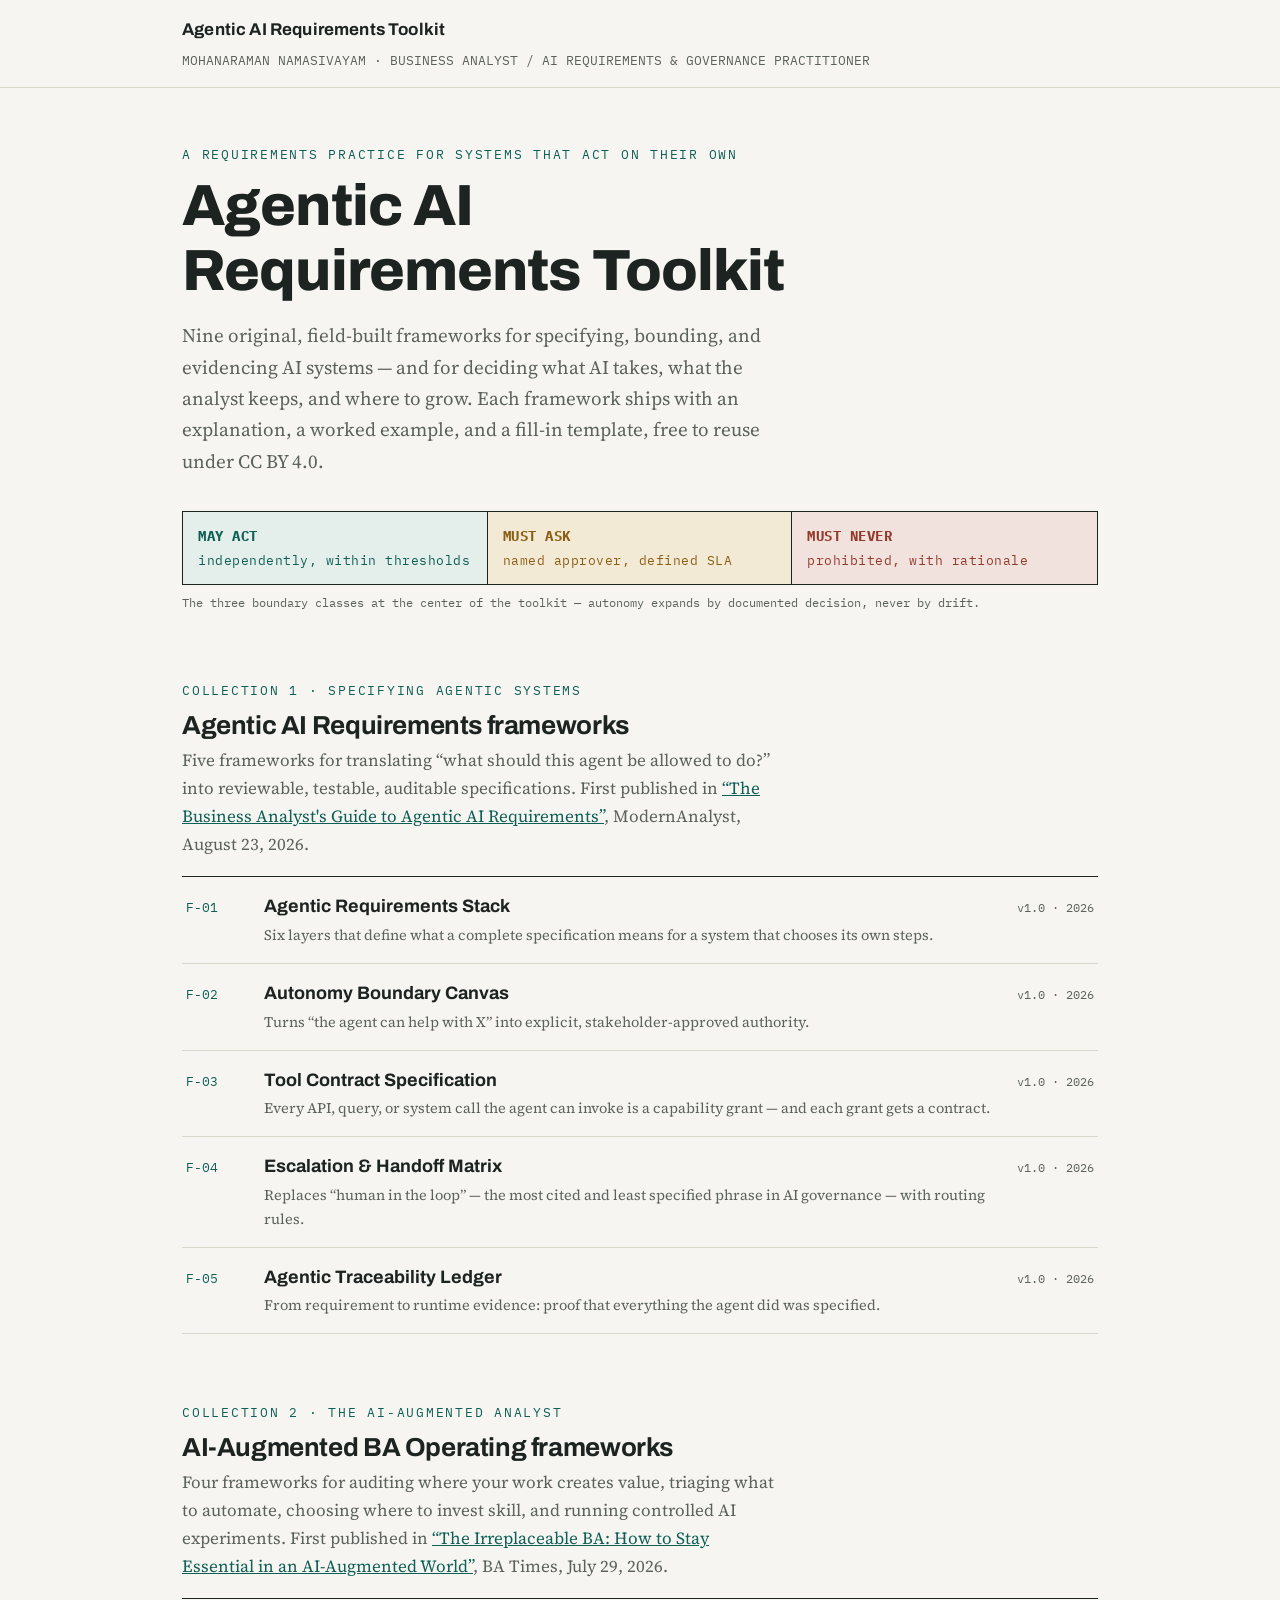
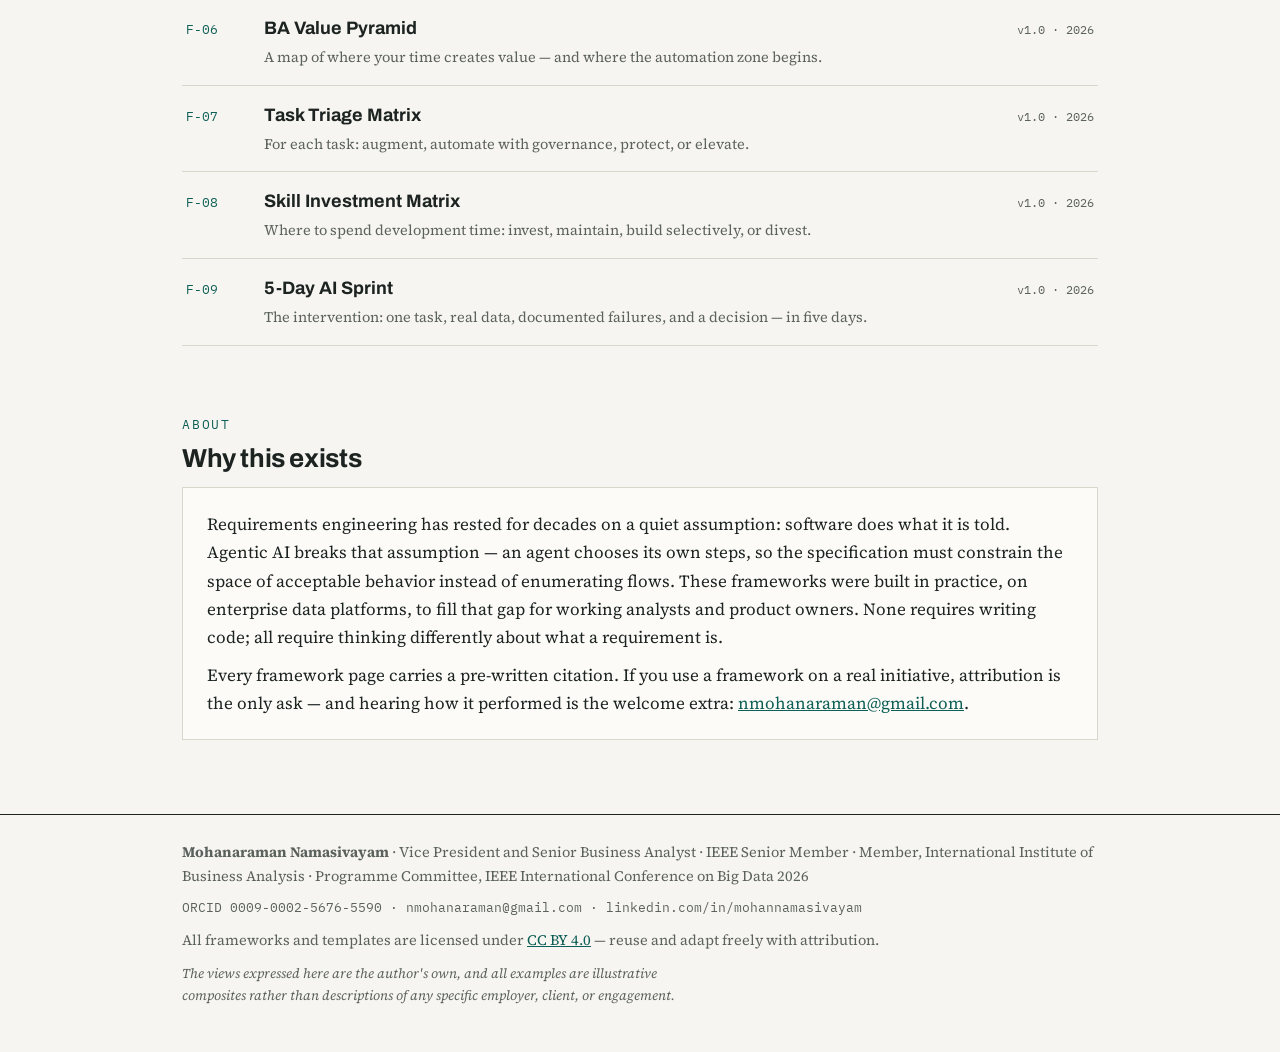
<file: index.html>
<!doctype html><html lang="en"><head><meta charset="utf-8">
<meta name="viewport" content="width=device-width,initial-scale=1">
<title>Agentic AI Requirements Toolkit — Mohanaraman Namasivayam</title>
<meta name="author" content="Mohanaraman Namasivayam">
<link rel="preconnect" href="https://fonts.googleapis.com"><link href="https://fonts.googleapis.com/css2?family=Archivo:wght@600;700;800&family=IBM+Plex+Mono:wght@400;600&family=Source+Serif+4:ital,wght@0,400;0,600;1,400&display=swap" rel="stylesheet"><link rel="stylesheet" href="style.css"></head><body>
<header class="mast"><div class="wrap">
<a href="index.html">Agentic AI Requirements Toolkit</a>
<span class="role">MOHANARAMAN NAMASIVAYAM &middot; BUSINESS ANALYST / AI REQUIREMENTS &amp; GOVERNANCE PRACTITIONER</span>
</div></header>

<div class="hero"><div class="wrap">
<p class="eyebrow">A requirements practice for systems that act on their own</p>
<h1>Agentic AI Requirements Toolkit</h1>
<p class="sub">Nine original, field-built frameworks for specifying, bounding, and evidencing
AI systems &mdash; and for deciding what AI takes, what the analyst keeps, and where to grow.
Each framework ships with an explanation, a worked example, and a fill-in template,
free to reuse under CC&nbsp;BY&nbsp;4.0.</p>
<div class="strip" role="img" aria-label="The three boundary classes: may act, must ask, must never">
<div class="s1"><b>MAY ACT</b>independently, within thresholds</div>
<div class="s2"><b>MUST ASK</b>named approver, defined SLA</div>
<div class="s3"><b>MUST NEVER</b>prohibited, with rationale</div>
</div>
<p class="capn">The three boundary classes at the center of the toolkit &mdash; autonomy expands by documented decision, never by drift.</p>
</div></div>

<section><div class="wrap">
<p class="eyebrow">Collection 1 &middot; Specifying agentic systems</p>
<h2>Agentic AI Requirements frameworks</h2>
<p class="collnote">Five frameworks for translating &ldquo;what should this agent be allowed to do?&rdquo;
into reviewable, testable, auditable specifications. First published in
<a href="https://www.modernanalyst.com/Resources/Articles/tabid/115/ID/7213/The-Business-Analysts-Guide-to-Agentic-AI-Requirements.aspx">&ldquo;The Business Analyst's Guide to Agentic AI Requirements&rdquo;</a>, ModernAnalyst, August 23, 2026.</p>
<div class="reg">
<a class="row" href="frameworks/agentic-requirements-stack.html">
<span class="fid">F-01</span>
<span class="fname">Agentic Requirements Stack<span class="ftag">Six layers that define what a complete specification means for a system that chooses its own steps.</span></span>
<span class="fver">v1.0 &middot; 2026</span></a>
<a class="row" href="frameworks/autonomy-boundary-canvas.html">
<span class="fid">F-02</span>
<span class="fname">Autonomy Boundary Canvas<span class="ftag">Turns &ldquo;the agent can help with X&rdquo; into explicit, stakeholder-approved authority.</span></span>
<span class="fver">v1.0 &middot; 2026</span></a>
<a class="row" href="frameworks/tool-contract-specification.html">
<span class="fid">F-03</span>
<span class="fname">Tool Contract Specification<span class="ftag">Every API, query, or system call the agent can invoke is a capability grant &mdash; and each grant gets a contract.</span></span>
<span class="fver">v1.0 &middot; 2026</span></a>
<a class="row" href="frameworks/escalation-handoff-matrix.html">
<span class="fid">F-04</span>
<span class="fname">Escalation &amp; Handoff Matrix<span class="ftag">Replaces &ldquo;human in the loop&rdquo; &mdash; the most cited and least specified phrase in AI governance &mdash; with routing rules.</span></span>
<span class="fver">v1.0 &middot; 2026</span></a>
<a class="row" href="frameworks/agentic-traceability-ledger.html">
<span class="fid">F-05</span>
<span class="fname">Agentic Traceability Ledger<span class="ftag">From requirement to runtime evidence: proof that everything the agent did was specified.</span></span>
<span class="fver">v1.0 &middot; 2026</span></a>
</div>
</div></section>

<section><div class="wrap">
<p class="eyebrow">Collection 2 &middot; The AI-augmented analyst</p>
<h2>AI-Augmented BA Operating frameworks</h2>
<p class="collnote">Four frameworks for auditing where your work creates value, triaging what to
automate, choosing where to invest skill, and running controlled AI experiments. First published in
<a href="https://www.batimes.com/articles/the-irreplaceable-ba-how-to-stay-essential-in-an-ai-augmented-world/">&ldquo;The Irreplaceable BA: How to Stay Essential in an AI-Augmented World&rdquo;</a>, BA Times, July 29, 2026.</p>
<div class="reg">
<a class="row" href="frameworks/ba-value-pyramid.html">
<span class="fid">F-06</span>
<span class="fname">BA Value Pyramid<span class="ftag">A map of where your time creates value &mdash; and where the automation zone begins.</span></span>
<span class="fver">v1.0 &middot; 2026</span></a>
<a class="row" href="frameworks/task-triage-matrix.html">
<span class="fid">F-07</span>
<span class="fname">Task Triage Matrix<span class="ftag">For each task: augment, automate with governance, protect, or elevate.</span></span>
<span class="fver">v1.0 &middot; 2026</span></a>
<a class="row" href="frameworks/skill-investment-matrix.html">
<span class="fid">F-08</span>
<span class="fname">Skill Investment Matrix<span class="ftag">Where to spend development time: invest, maintain, build selectively, or divest.</span></span>
<span class="fver">v1.0 &middot; 2026</span></a>
<a class="row" href="frameworks/five-day-ai-sprint.html">
<span class="fid">F-09</span>
<span class="fname">5-Day AI Sprint<span class="ftag">The intervention: one task, real data, documented failures, and a decision &mdash; in five days.</span></span>
<span class="fver">v1.0 &middot; 2026</span></a>
</div>
</div></section>

<section><div class="wrap">
<p class="eyebrow">About</p>
<h2>Why this exists</h2>
<div class="card">
<p>Requirements engineering has rested for decades on a quiet assumption: software does what it is told.
Agentic AI breaks that assumption &mdash; an agent chooses its own steps, so the specification must constrain
the space of acceptable behavior instead of enumerating flows. These frameworks were built in practice,
on enterprise data platforms, to fill that gap for working analysts and product owners. None requires
writing code; all require thinking differently about what a requirement is.</p>
<p style="margin-top:10px">Every framework page carries a pre-written citation. If you use a framework
on a real initiative, attribution is the only ask &mdash; and hearing how it performed is the welcome extra:
<a href="mailto:nmohanaraman@gmail.com">nmohanaraman@gmail.com</a>.</p>
</div>
</div></section>

<footer><div class="wrap">
<p><strong>Mohanaraman Namasivayam</strong> &middot; Vice President and Senior Business Analyst &middot; IEEE Senior Member &middot; Member, International Institute of Business Analysis &middot; Programme Committee, IEEE International Conference on Big Data 2026</p>
<p class="mono" style="margin-top:8px">ORCID 0009-0002-5676-5590 &middot; nmohanaraman@gmail.com &middot; linkedin.com/in/mohannamasivayam</p>
<p style="margin-top:12px">All frameworks and templates are licensed under <a href="https://creativecommons.org/licenses/by/4.0/">CC BY 4.0</a> &mdash; reuse and adapt freely with attribution.</p>
<p class="disc" style="margin-top:10px">The views expressed here are the author's own, and all examples are illustrative composites rather than descriptions of any specific employer, client, or engagement.</p>
</div></footer>
<script>
document.querySelectorAll('[data-copy]').forEach(function(b){
 b.addEventListener('click',function(){
  navigator.clipboard.writeText(b.closest('.citebox').querySelector('.ct').innerText).then(function(){
   b.textContent='Copied';setTimeout(function(){b.textContent='Copy'},1600);});
 });});
</script><script data-goatcounter="https://nmohanaraman.goatcounter.com/count" async src="//gc.zgo.at/count.js"></script>
<script>
window.addEventListener('click',function(e){
 var a=e.target.closest&&e.target.closest('a');if(!a||!window.goatcounter||!window.goatcounter.count)return;
 var h=a.getAttribute('href')||'';
 if(h.indexOf('.docx')>-1){goatcounter.count({path:'download-'+h.split('/').pop(),title:'Template download',event:true});}
 else if(h.indexOf('doi.org')>-1){goatcounter.count({path:'doi-click',title:'DOI click',event:true});}
 else if(h.indexOf('modernanalyst.com')>-1){goatcounter.count({path:'article-modernanalyst',title:'Article click: ModernAnalyst',event:true});}
 else if(h.indexOf('batimes.com')>-1){goatcounter.count({path:'article-batimes',title:'Article click: BA Times',event:true});}
});
</script>
</body></html>
</file>
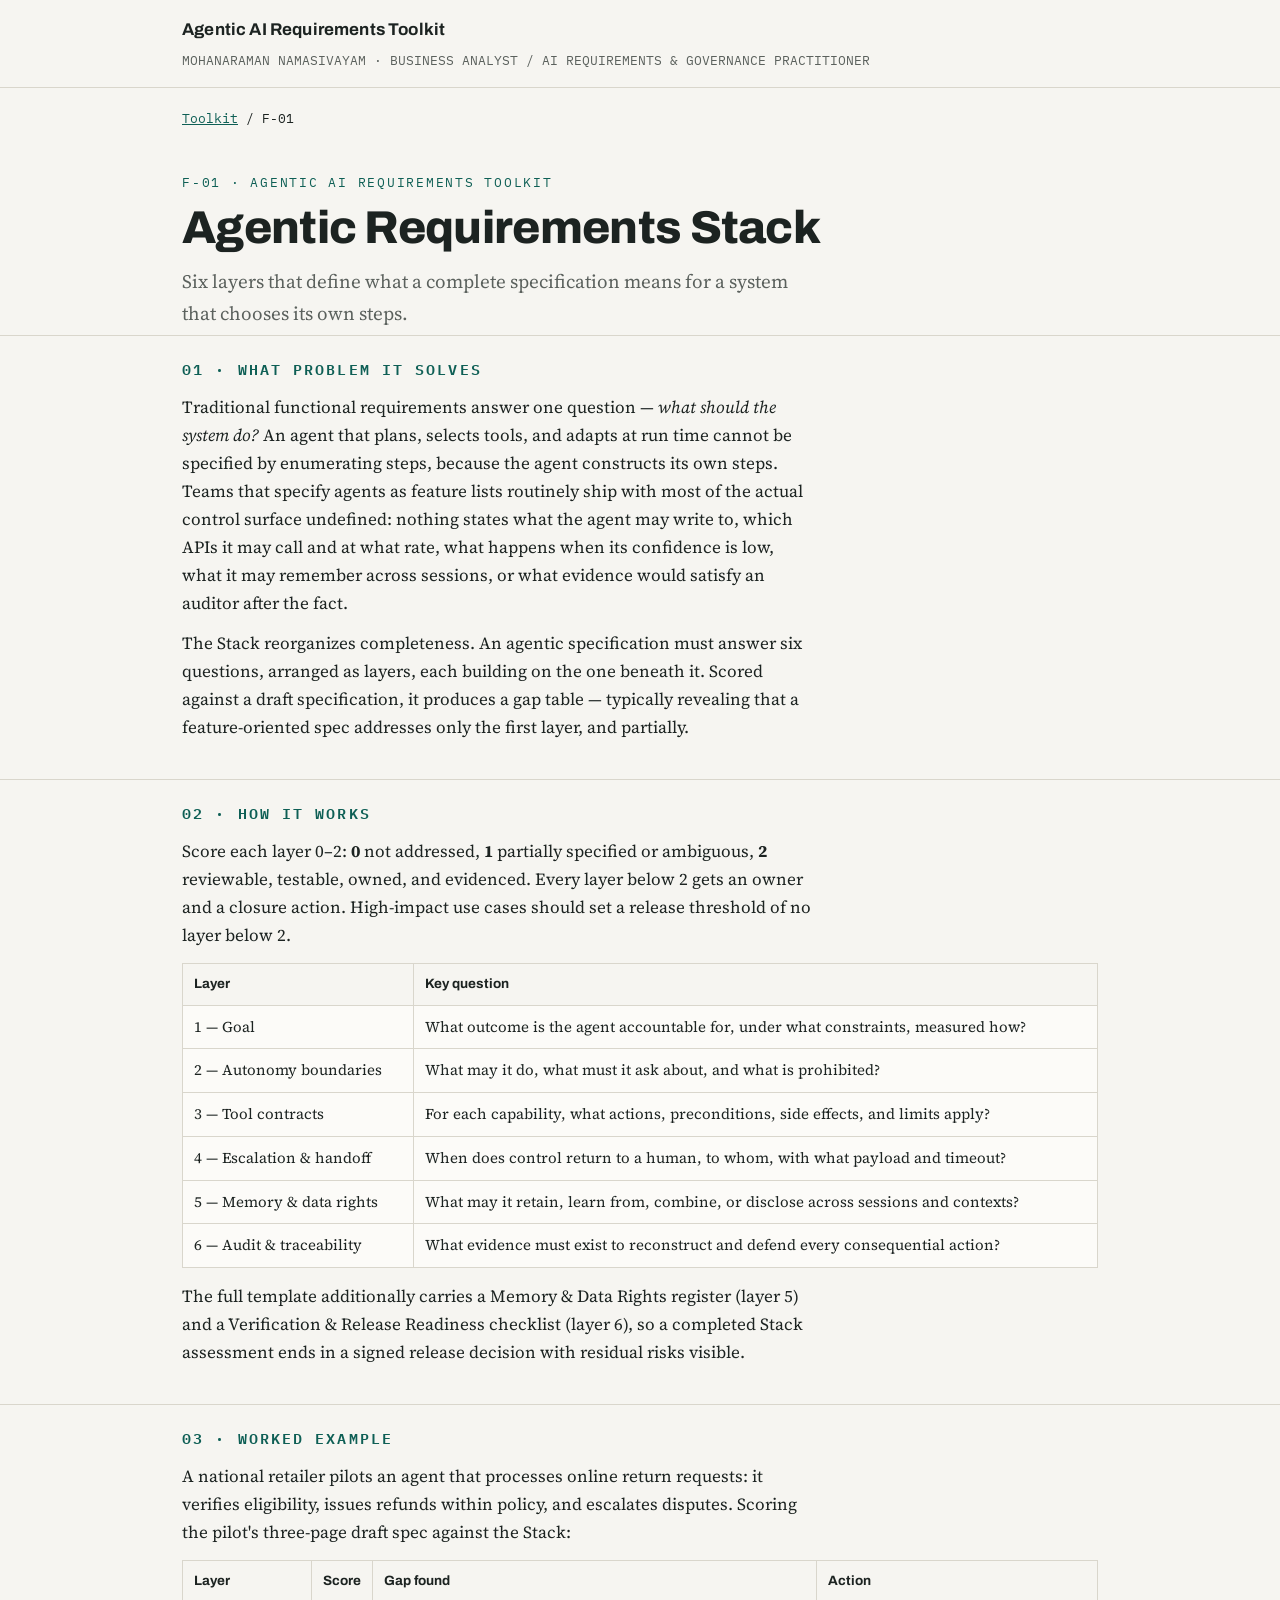
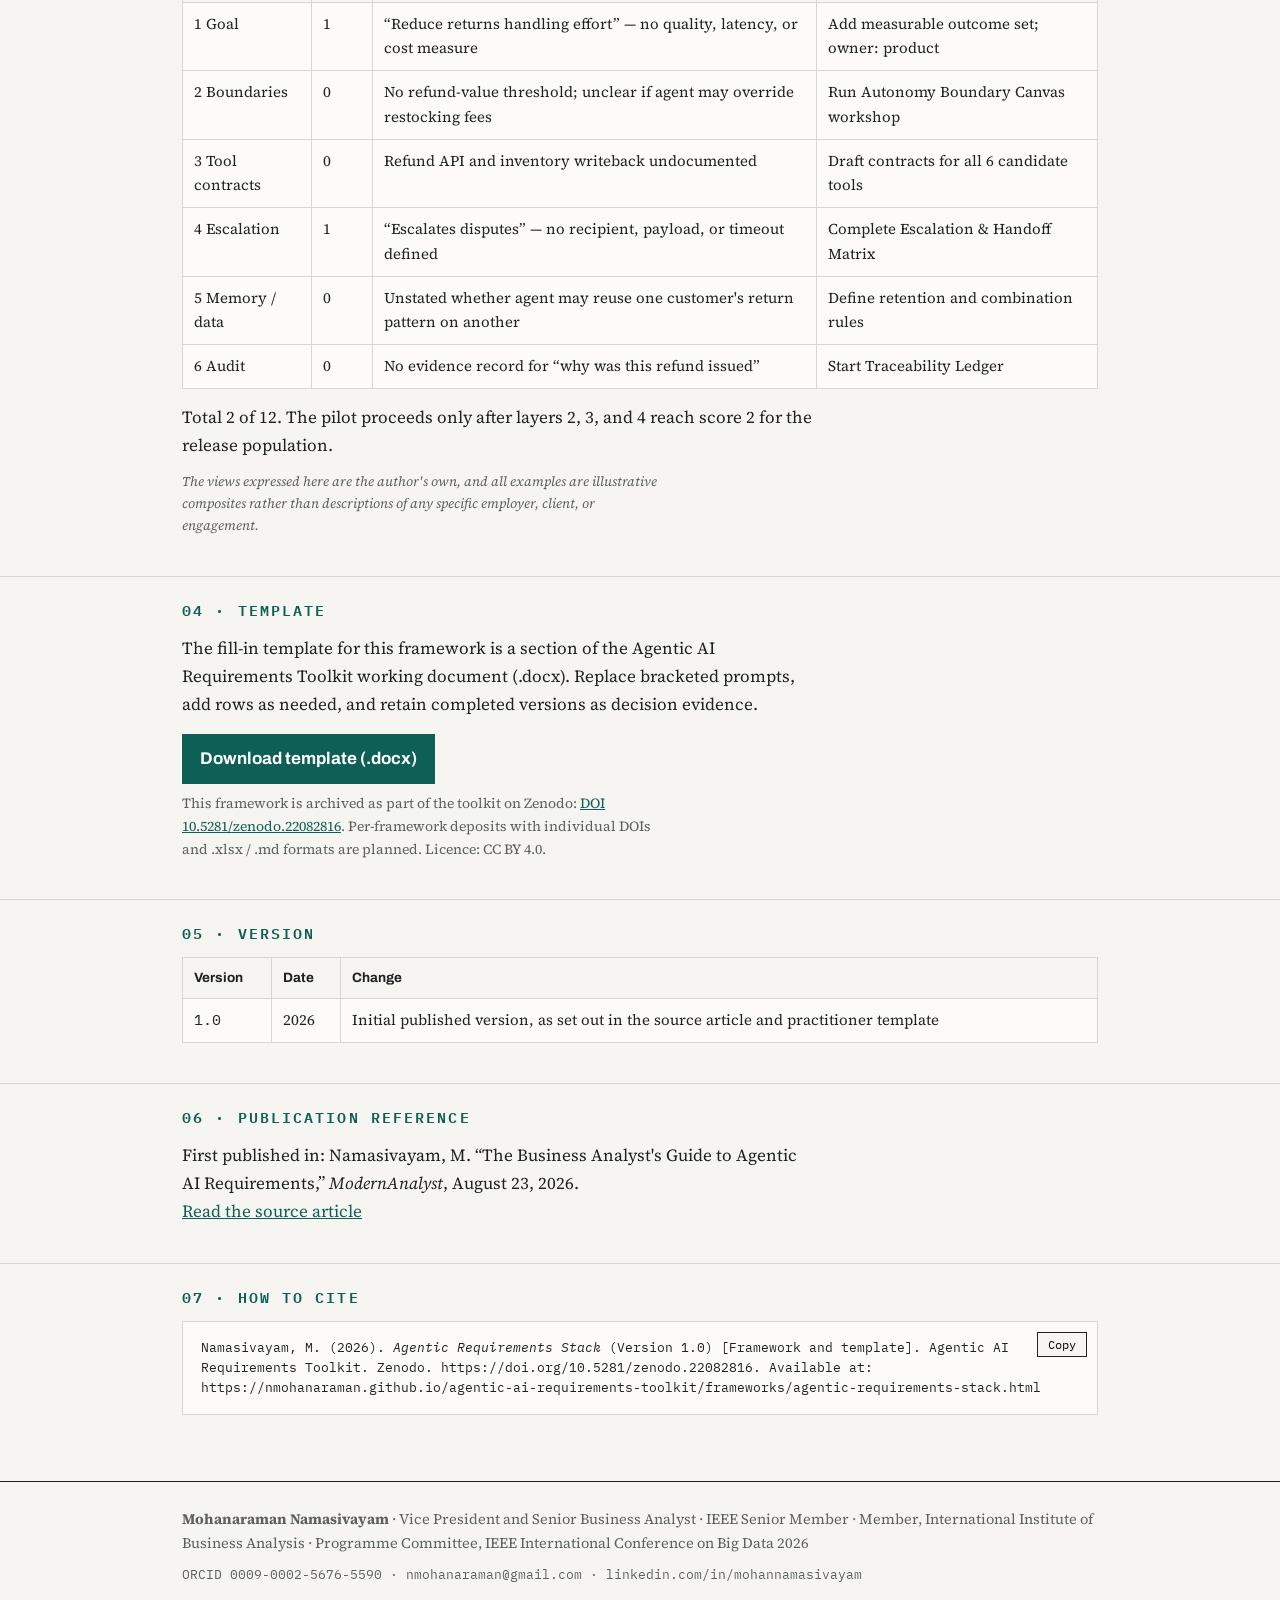
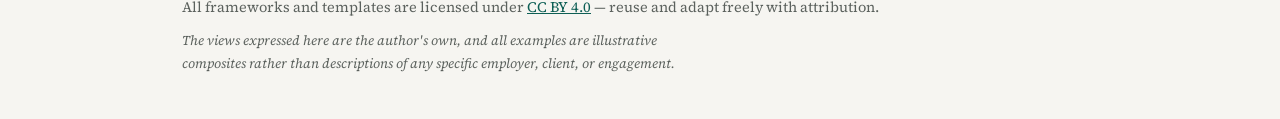
<file: frameworks/agentic-requirements-stack.html>
<!doctype html><html lang="en"><head><meta charset="utf-8">
<meta name="viewport" content="width=device-width,initial-scale=1">
<title>Agentic Requirements Stack — Agentic AI Requirements Toolkit</title>
<meta name="author" content="Mohanaraman Namasivayam">
<link rel="preconnect" href="https://fonts.googleapis.com"><link href="https://fonts.googleapis.com/css2?family=Archivo:wght@600;700;800&family=IBM+Plex+Mono:wght@400;600&family=Source+Serif+4:ital,wght@0,400;0,600;1,400&display=swap" rel="stylesheet"><link rel="stylesheet" href="../style.css"></head><body>
<header class="mast"><div class="wrap">
<a href="../index.html">Agentic AI Requirements Toolkit</a>
<span class="role">MOHANARAMAN NAMASIVAYAM &middot; BUSINESS ANALYST / AI REQUIREMENTS &amp; GOVERNANCE PRACTITIONER</span>
</div></header>

<div class="wrap crumbs"><a href="../index.html">Toolkit</a> / F-01</div>
<div class="fw-head"><div class="wrap">
<p class="eyebrow">F-01 &middot; Agentic AI Requirements Toolkit</p>
<h1>Agentic Requirements Stack</h1>
<p class="tag">Six layers that define what a complete specification means for a system that chooses its own steps.</p>
</div></div>

<div class="sec"><div class="wrap"><h2>01 &middot; What problem it solves</h2><p>Traditional functional requirements answer one question &mdash; <em>what should the system do?</em> An agent that plans, selects tools, and adapts at run time cannot be specified by enumerating steps, because the agent constructs its own steps. Teams that specify agents as feature lists routinely ship with most of the actual control surface undefined: nothing states what the agent may write to, which APIs it may call and at what rate, what happens when its confidence is low, what it may remember across sessions, or what evidence would satisfy an auditor after the fact.</p>
<p>The Stack reorganizes completeness. An agentic specification must answer six questions, arranged as layers, each building on the one beneath it. Scored against a draft specification, it produces a gap table &mdash; typically revealing that a feature-oriented spec addresses only the first layer, and partially.</p></div></div>
<div class="sec"><div class="wrap"><h2>02 &middot; How it works</h2><p>Score each layer 0&ndash;2: <strong>0</strong> not addressed, <strong>1</strong> partially specified or ambiguous, <strong>2</strong> reviewable, testable, owned, and evidenced. Every layer below 2 gets an owner and a closure action. High-impact use cases should set a release threshold of no layer below 2.</p>
<table><thead><tr><th>Layer</th><th>Key question</th></tr></thead><tbody>
<tr><td>1 &mdash; Goal</td><td>What outcome is the agent accountable for, under what constraints, measured how?</td></tr>
<tr><td>2 &mdash; Autonomy boundaries</td><td>What may it do, what must it ask about, and what is prohibited?</td></tr>
<tr><td>3 &mdash; Tool contracts</td><td>For each capability, what actions, preconditions, side effects, and limits apply?</td></tr>
<tr><td>4 &mdash; Escalation &amp; handoff</td><td>When does control return to a human, to whom, with what payload and timeout?</td></tr>
<tr><td>5 &mdash; Memory &amp; data rights</td><td>What may it retain, learn from, combine, or disclose across sessions and contexts?</td></tr>
<tr><td>6 &mdash; Audit &amp; traceability</td><td>What evidence must exist to reconstruct and defend every consequential action?</td></tr>
</tbody></table>
<p>The full template additionally carries a Memory &amp; Data Rights register (layer 5) and a Verification &amp; Release Readiness checklist (layer 6), so a completed Stack assessment ends in a signed release decision with residual risks visible.</p></div></div>
<div class="sec"><div class="wrap"><h2>03 &middot; Worked example</h2><p>A national retailer pilots an agent that processes online return requests: it verifies eligibility, issues refunds within policy, and escalates disputes. Scoring the pilot's three-page draft spec against the Stack:</p>
<table><thead><tr><th>Layer</th><th>Score</th><th>Gap found</th><th>Action</th></tr></thead><tbody>
<tr><td>1 Goal</td><td>1</td><td>&ldquo;Reduce returns handling effort&rdquo; &mdash; no quality, latency, or cost measure</td><td>Add measurable outcome set; owner: product</td></tr>
<tr><td>2 Boundaries</td><td>0</td><td>No refund-value threshold; unclear if agent may override restocking fees</td><td>Run Autonomy Boundary Canvas workshop</td></tr>
<tr><td>3 Tool contracts</td><td>0</td><td>Refund API and inventory writeback undocumented</td><td>Draft contracts for all 6 candidate tools</td></tr>
<tr><td>4 Escalation</td><td>1</td><td>&ldquo;Escalates disputes&rdquo; &mdash; no recipient, payload, or timeout defined</td><td>Complete Escalation &amp; Handoff Matrix</td></tr>
<tr><td>5 Memory / data</td><td>0</td><td>Unstated whether agent may reuse one customer's return pattern on another</td><td>Define retention and combination rules</td></tr>
<tr><td>6 Audit</td><td>0</td><td>No evidence record for &ldquo;why was this refund issued&rdquo;</td><td>Start Traceability Ledger</td></tr>
</tbody></table>
<p>Total 2 of 12. The pilot proceeds only after layers 2, 3, and 4 reach score 2 for the release population.</p>
<p class="disc">The views expressed here are the author's own, and all examples are illustrative composites rather than descriptions of any specific employer, client, or engagement.</p></div></div>

<div class="sec"><div class="wrap"><h2>04 &middot; Template</h2>
<p>The fill-in template for this framework is a section of the Agentic AI Requirements Toolkit working document
(.docx). Replace bracketed prompts, add rows as needed, and retain completed versions as decision evidence.</p>
<a class="dl" href="../templates/Agentic_AI_Requirements_Toolkit_Template.docx">Download template (.docx)</a>
<p class="note">This framework is archived as part of the toolkit on Zenodo: <a href="https://doi.org/10.5281/zenodo.22082816">DOI 10.5281/zenodo.22082816</a>. Per-framework deposits with individual DOIs and .xlsx / .md formats are planned. Licence: CC BY 4.0.</p></div></div>

<div class="sec"><div class="wrap"><h2>05 &middot; Version</h2>
<table><thead><tr><th>Version</th><th>Date</th><th>Change</th></tr></thead>
<tbody><tr><td class="mono">1.0</td><td>2026</td><td>Initial published version, as set out in the source article and practitioner template</td></tr></tbody></table>
</div></div>

<div class="sec"><div class="wrap"><h2>06 &middot; Publication reference</h2>
<p>First published in: Namasivayam, M. &ldquo;The Business Analyst's Guide to Agentic AI Requirements,&rdquo; <em>ModernAnalyst</em>, August 23, 2026.<br>
<a href="https://www.modernanalyst.com/Resources/Articles/tabid/115/ID/7213/The-Business-Analysts-Guide-to-Agentic-AI-Requirements.aspx">Read the source article</a></p></div></div>

<div class="sec"><div class="wrap"><h2>07 &middot; How to cite</h2>
<div class="citebox"><button type="button" data-copy>Copy</button>
<span class="ct">Namasivayam, M. (2026). <em>Agentic Requirements Stack</em> (Version 1.0) [Framework and template]. Agentic AI Requirements Toolkit. Zenodo. https://doi.org/10.5281/zenodo.22082816. Available at: https://nmohanaraman.github.io/agentic-ai-requirements-toolkit/frameworks/agentic-requirements-stack.html</span></div>
</div></div>

<footer><div class="wrap">
<p><strong>Mohanaraman Namasivayam</strong> &middot; Vice President and Senior Business Analyst &middot; IEEE Senior Member &middot; Member, International Institute of Business Analysis &middot; Programme Committee, IEEE International Conference on Big Data 2026</p>
<p class="mono" style="margin-top:8px">ORCID 0009-0002-5676-5590 &middot; nmohanaraman@gmail.com &middot; linkedin.com/in/mohannamasivayam</p>
<p style="margin-top:12px">All frameworks and templates are licensed under <a href="https://creativecommons.org/licenses/by/4.0/">CC BY 4.0</a> &mdash; reuse and adapt freely with attribution.</p>
<p class="disc" style="margin-top:10px">The views expressed here are the author's own, and all examples are illustrative composites rather than descriptions of any specific employer, client, or engagement.</p>
</div></footer>
<script>
document.querySelectorAll('[data-copy]').forEach(function(b){
 b.addEventListener('click',function(){
  navigator.clipboard.writeText(b.closest('.citebox').querySelector('.ct').innerText).then(function(){
   b.textContent='Copied';setTimeout(function(){b.textContent='Copy'},1600);});
 });});
</script><script data-goatcounter="https://nmohanaraman.goatcounter.com/count" async src="//gc.zgo.at/count.js"></script>
<script>
window.addEventListener('click',function(e){
 var a=e.target.closest&&e.target.closest('a');if(!a||!window.goatcounter||!window.goatcounter.count)return;
 var h=a.getAttribute('href')||'';
 if(h.indexOf('.docx')>-1){goatcounter.count({path:'download-'+h.split('/').pop(),title:'Template download',event:true});}
 else if(h.indexOf('doi.org')>-1){goatcounter.count({path:'doi-click',title:'DOI click',event:true});}
 else if(h.indexOf('modernanalyst.com')>-1){goatcounter.count({path:'article-modernanalyst',title:'Article click: ModernAnalyst',event:true});}
 else if(h.indexOf('batimes.com')>-1){goatcounter.count({path:'article-batimes',title:'Article click: BA Times',event:true});}
});
</script>
</body></html>
</file>
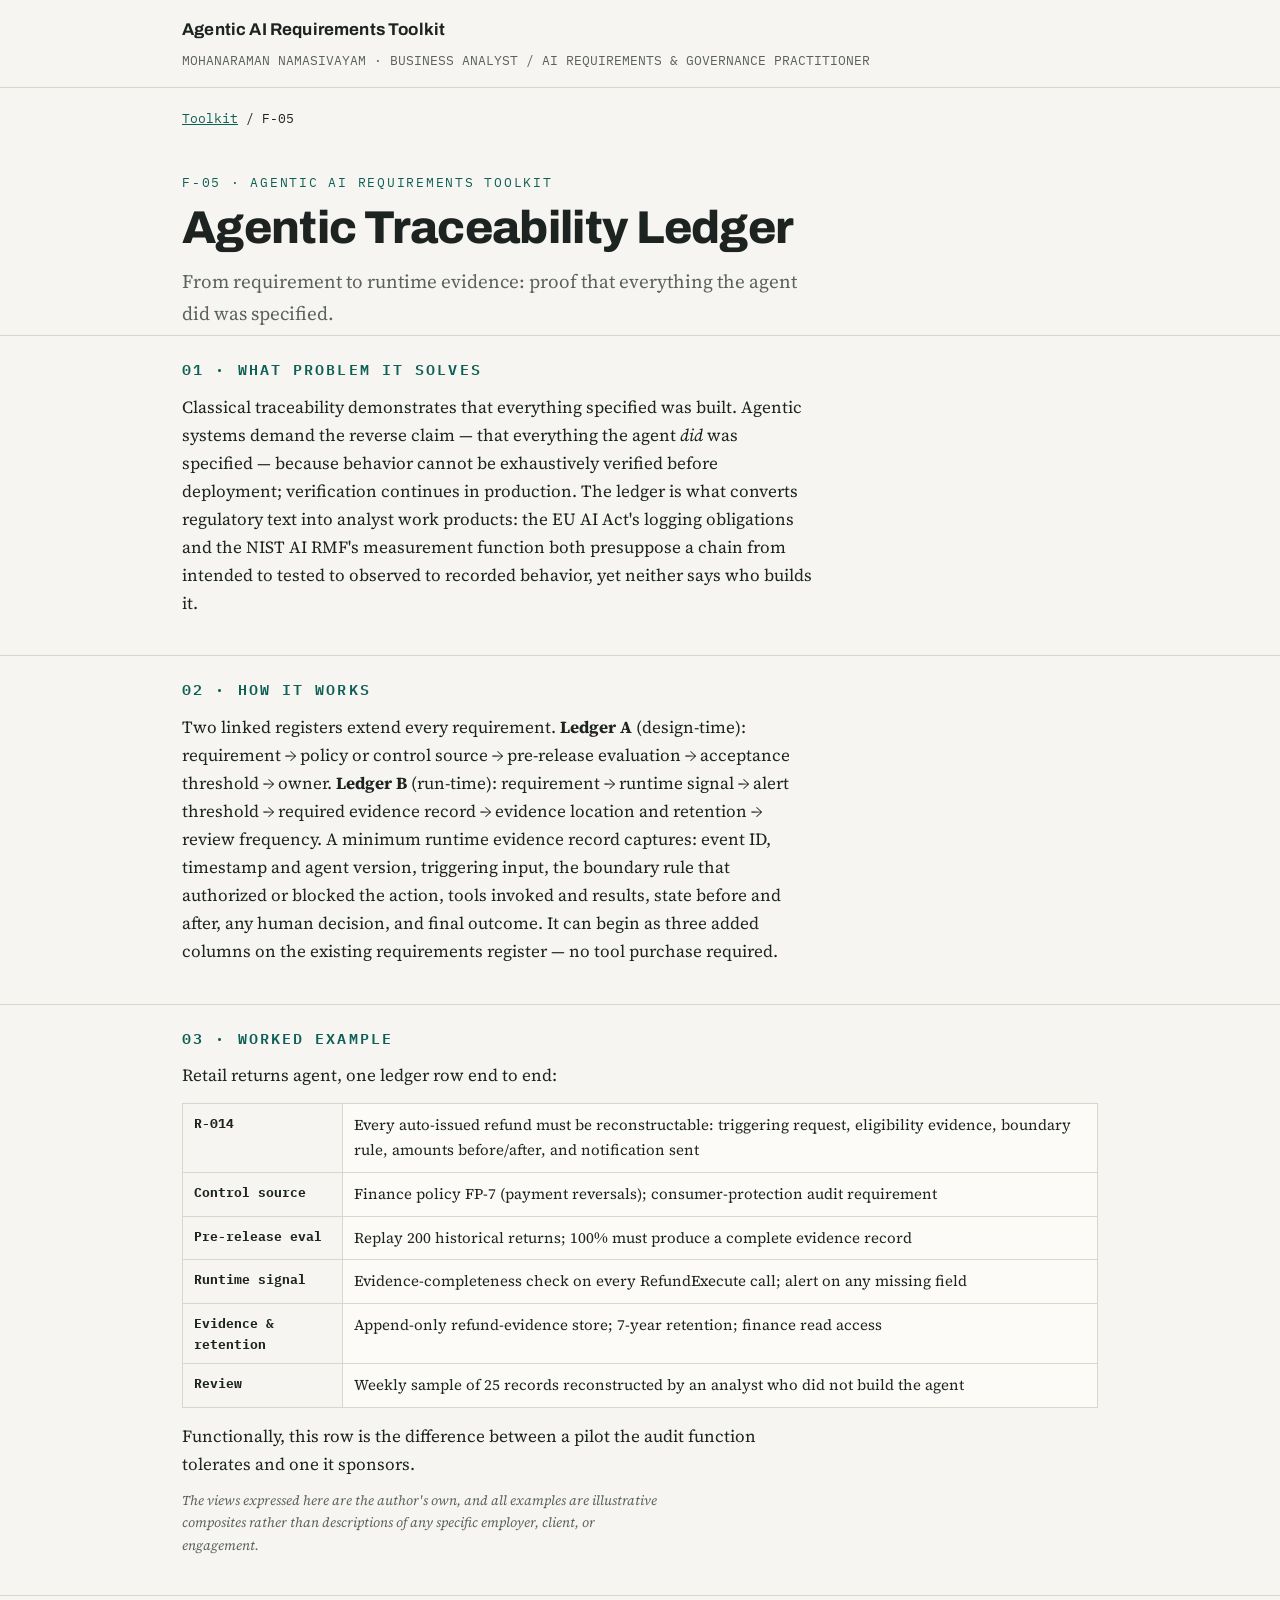
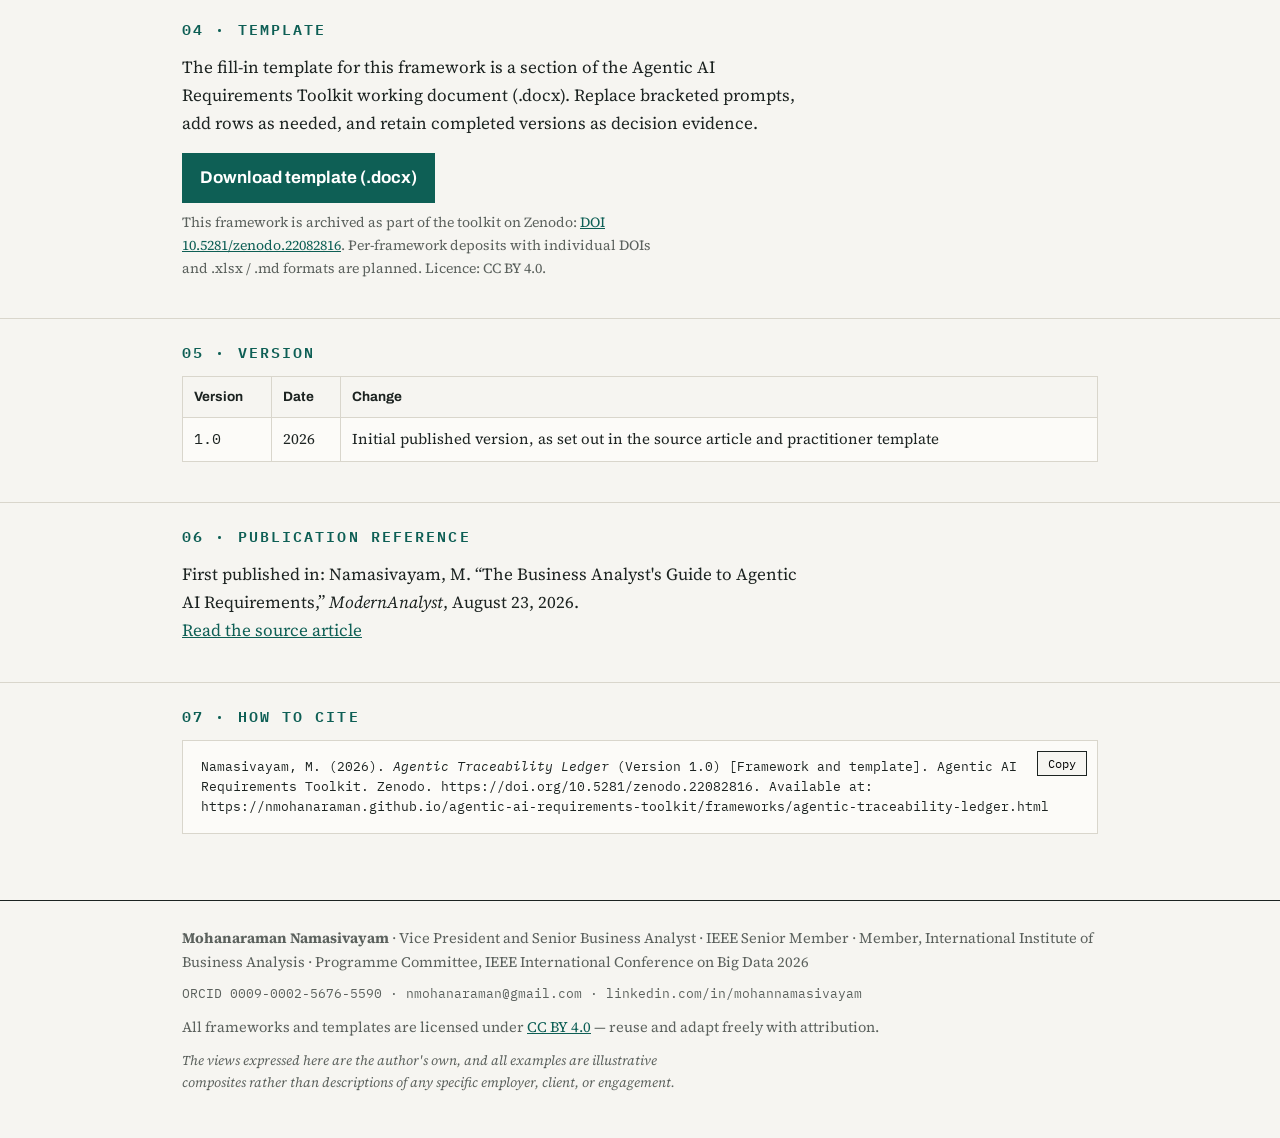
<file: frameworks/agentic-traceability-ledger.html>
<!doctype html><html lang="en"><head><meta charset="utf-8">
<meta name="viewport" content="width=device-width,initial-scale=1">
<title>Agentic Traceability Ledger — Agentic AI Requirements Toolkit</title>
<meta name="author" content="Mohanaraman Namasivayam">
<link rel="preconnect" href="https://fonts.googleapis.com"><link href="https://fonts.googleapis.com/css2?family=Archivo:wght@600;700;800&family=IBM+Plex+Mono:wght@400;600&family=Source+Serif+4:ital,wght@0,400;0,600;1,400&display=swap" rel="stylesheet"><link rel="stylesheet" href="../style.css"></head><body>
<header class="mast"><div class="wrap">
<a href="../index.html">Agentic AI Requirements Toolkit</a>
<span class="role">MOHANARAMAN NAMASIVAYAM &middot; BUSINESS ANALYST / AI REQUIREMENTS &amp; GOVERNANCE PRACTITIONER</span>
</div></header>

<div class="wrap crumbs"><a href="../index.html">Toolkit</a> / F-05</div>
<div class="fw-head"><div class="wrap">
<p class="eyebrow">F-05 &middot; Agentic AI Requirements Toolkit</p>
<h1>Agentic Traceability Ledger</h1>
<p class="tag">From requirement to runtime evidence: proof that everything the agent did was specified.</p>
</div></div>

<div class="sec"><div class="wrap"><h2>01 &middot; What problem it solves</h2><p>Classical traceability demonstrates that everything specified was built. Agentic systems demand the reverse claim &mdash; that everything the agent <em>did</em> was specified &mdash; because behavior cannot be exhaustively verified before deployment; verification continues in production. The ledger is what converts regulatory text into analyst work products: the EU AI Act's logging obligations and the NIST AI RMF's measurement function both presuppose a chain from intended to tested to observed to recorded behavior, yet neither says who builds it.</p></div></div>
<div class="sec"><div class="wrap"><h2>02 &middot; How it works</h2><p>Two linked registers extend every requirement. <strong>Ledger A</strong> (design-time): requirement &rarr; policy or control source &rarr; pre-release evaluation &rarr; acceptance threshold &rarr; owner. <strong>Ledger B</strong> (run-time): requirement &rarr; runtime signal &rarr; alert threshold &rarr; required evidence record &rarr; evidence location and retention &rarr; review frequency. A minimum runtime evidence record captures: event ID, timestamp and agent version, triggering input, the boundary rule that authorized or blocked the action, tools invoked and results, state before and after, any human decision, and final outcome. It can begin as three added columns on the existing requirements register &mdash; no tool purchase required.</p></div></div>
<div class="sec"><div class="wrap"><h2>03 &middot; Worked example</h2><p>Retail returns agent, one ledger row end to end:</p>
<table><tbody>
<tr><th>R-014</th><td>Every auto-issued refund must be reconstructable: triggering request, eligibility evidence, boundary rule, amounts before/after, and notification sent</td></tr>
<tr><th>Control source</th><td>Finance policy FP-7 (payment reversals); consumer-protection audit requirement</td></tr>
<tr><th>Pre-release eval</th><td>Replay 200 historical returns; 100% must produce a complete evidence record</td></tr>
<tr><th>Runtime signal</th><td>Evidence-completeness check on every RefundExecute call; alert on any missing field</td></tr>
<tr><th>Evidence &amp; retention</th><td>Append-only refund-evidence store; 7-year retention; finance read access</td></tr>
<tr><th>Review</th><td>Weekly sample of 25 records reconstructed by an analyst who did not build the agent</td></tr>
</tbody></table>
<p>Functionally, this row is the difference between a pilot the audit function tolerates and one it sponsors.</p>
<p class="disc">The views expressed here are the author's own, and all examples are illustrative composites rather than descriptions of any specific employer, client, or engagement.</p></div></div>

<div class="sec"><div class="wrap"><h2>04 &middot; Template</h2>
<p>The fill-in template for this framework is a section of the Agentic AI Requirements Toolkit working document
(.docx). Replace bracketed prompts, add rows as needed, and retain completed versions as decision evidence.</p>
<a class="dl" href="../templates/Agentic_AI_Requirements_Toolkit_Template.docx">Download template (.docx)</a>
<p class="note">This framework is archived as part of the toolkit on Zenodo: <a href="https://doi.org/10.5281/zenodo.22082816">DOI 10.5281/zenodo.22082816</a>. Per-framework deposits with individual DOIs and .xlsx / .md formats are planned. Licence: CC BY 4.0.</p></div></div>

<div class="sec"><div class="wrap"><h2>05 &middot; Version</h2>
<table><thead><tr><th>Version</th><th>Date</th><th>Change</th></tr></thead>
<tbody><tr><td class="mono">1.0</td><td>2026</td><td>Initial published version, as set out in the source article and practitioner template</td></tr></tbody></table>
</div></div>

<div class="sec"><div class="wrap"><h2>06 &middot; Publication reference</h2>
<p>First published in: Namasivayam, M. &ldquo;The Business Analyst's Guide to Agentic AI Requirements,&rdquo; <em>ModernAnalyst</em>, August 23, 2026.<br>
<a href="https://www.modernanalyst.com/Resources/Articles/tabid/115/ID/7213/The-Business-Analysts-Guide-to-Agentic-AI-Requirements.aspx">Read the source article</a></p></div></div>

<div class="sec"><div class="wrap"><h2>07 &middot; How to cite</h2>
<div class="citebox"><button type="button" data-copy>Copy</button>
<span class="ct">Namasivayam, M. (2026). <em>Agentic Traceability Ledger</em> (Version 1.0) [Framework and template]. Agentic AI Requirements Toolkit. Zenodo. https://doi.org/10.5281/zenodo.22082816. Available at: https://nmohanaraman.github.io/agentic-ai-requirements-toolkit/frameworks/agentic-traceability-ledger.html</span></div>
</div></div>

<footer><div class="wrap">
<p><strong>Mohanaraman Namasivayam</strong> &middot; Vice President and Senior Business Analyst &middot; IEEE Senior Member &middot; Member, International Institute of Business Analysis &middot; Programme Committee, IEEE International Conference on Big Data 2026</p>
<p class="mono" style="margin-top:8px">ORCID 0009-0002-5676-5590 &middot; nmohanaraman@gmail.com &middot; linkedin.com/in/mohannamasivayam</p>
<p style="margin-top:12px">All frameworks and templates are licensed under <a href="https://creativecommons.org/licenses/by/4.0/">CC BY 4.0</a> &mdash; reuse and adapt freely with attribution.</p>
<p class="disc" style="margin-top:10px">The views expressed here are the author's own, and all examples are illustrative composites rather than descriptions of any specific employer, client, or engagement.</p>
</div></footer>
<script>
document.querySelectorAll('[data-copy]').forEach(function(b){
 b.addEventListener('click',function(){
  navigator.clipboard.writeText(b.closest('.citebox').querySelector('.ct').innerText).then(function(){
   b.textContent='Copied';setTimeout(function(){b.textContent='Copy'},1600);});
 });});
</script><script data-goatcounter="https://nmohanaraman.goatcounter.com/count" async src="//gc.zgo.at/count.js"></script>
<script>
window.addEventListener('click',function(e){
 var a=e.target.closest&&e.target.closest('a');if(!a||!window.goatcounter||!window.goatcounter.count)return;
 var h=a.getAttribute('href')||'';
 if(h.indexOf('.docx')>-1){goatcounter.count({path:'download-'+h.split('/').pop(),title:'Template download',event:true});}
 else if(h.indexOf('doi.org')>-1){goatcounter.count({path:'doi-click',title:'DOI click',event:true});}
 else if(h.indexOf('modernanalyst.com')>-1){goatcounter.count({path:'article-modernanalyst',title:'Article click: ModernAnalyst',event:true});}
 else if(h.indexOf('batimes.com')>-1){goatcounter.count({path:'article-batimes',title:'Article click: BA Times',event:true});}
});
</script>
</body></html>
</file>
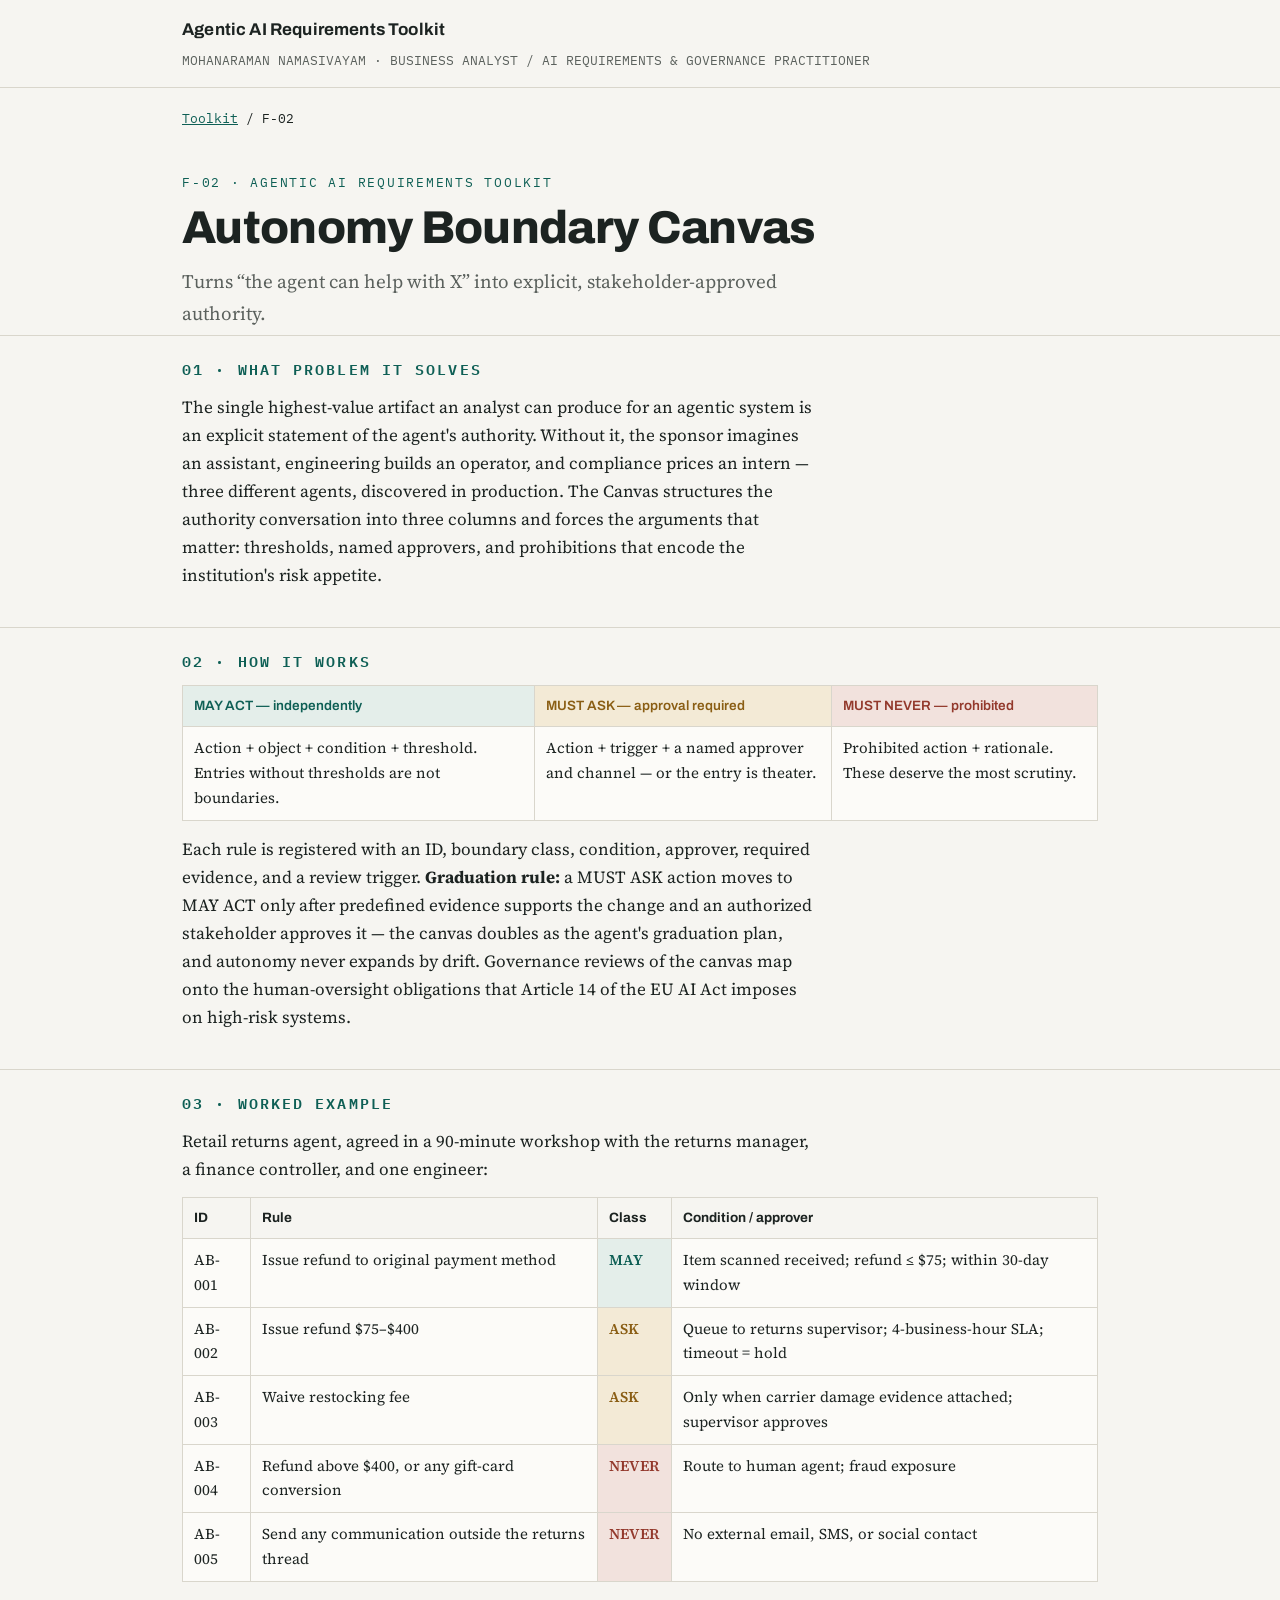
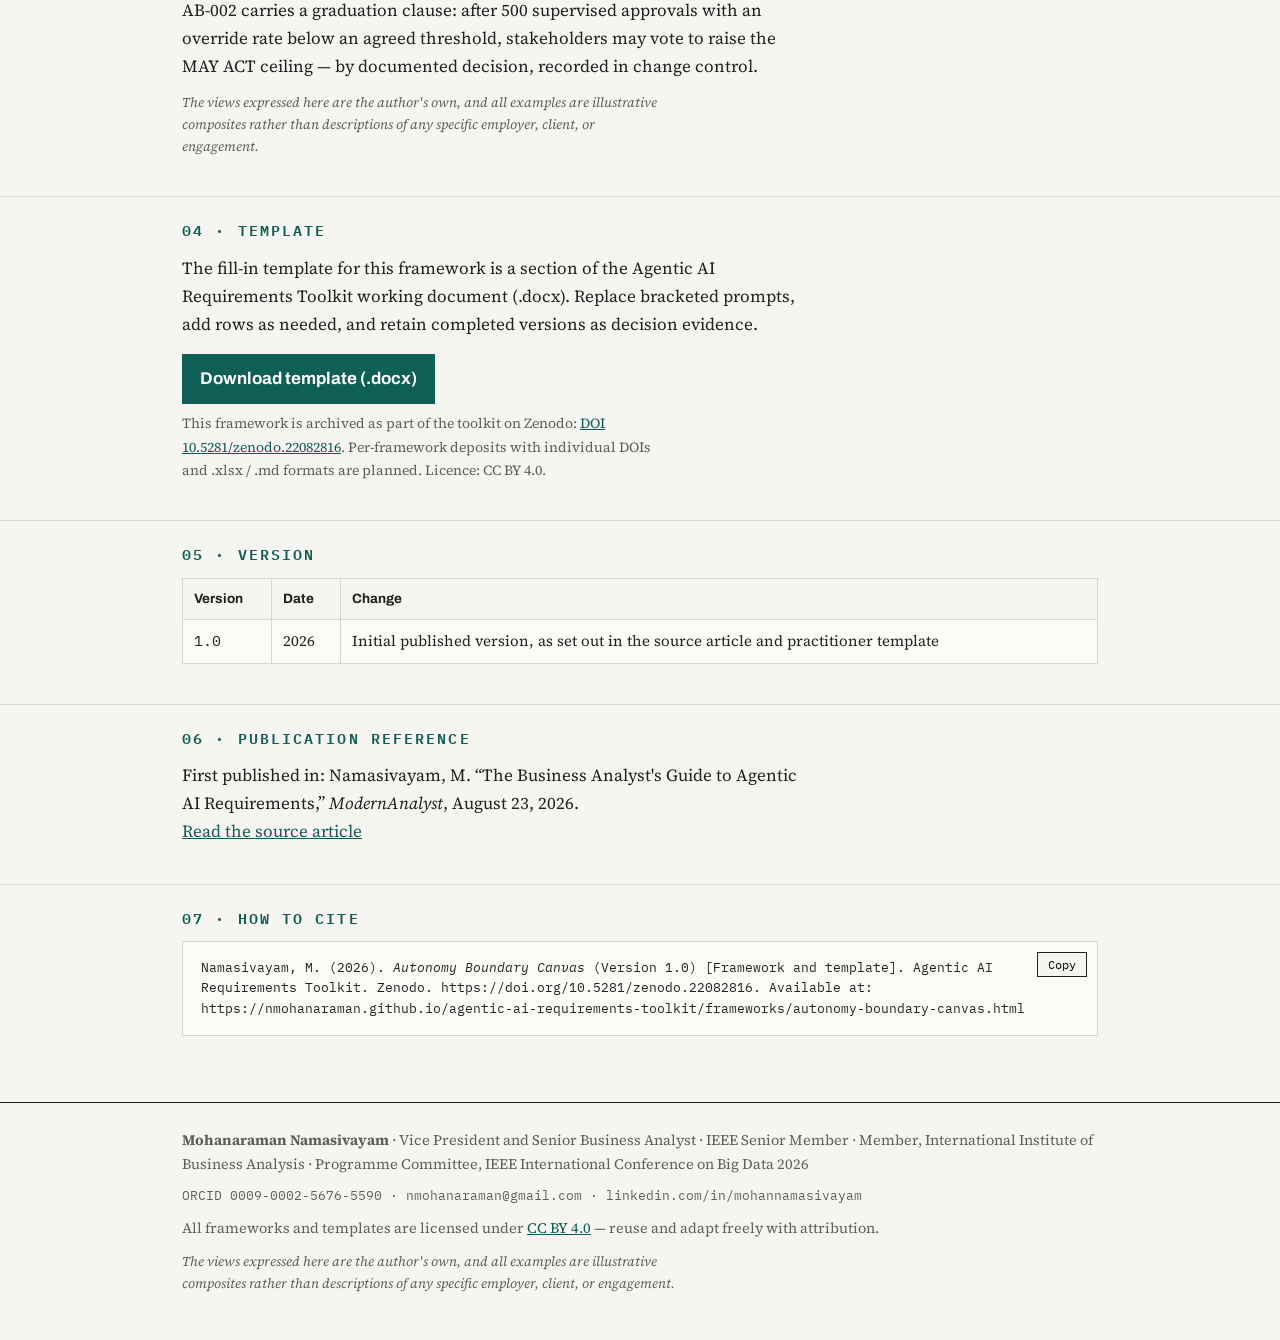
<file: frameworks/autonomy-boundary-canvas.html>
<!doctype html><html lang="en"><head><meta charset="utf-8">
<meta name="viewport" content="width=device-width,initial-scale=1">
<title>Autonomy Boundary Canvas — Agentic AI Requirements Toolkit</title>
<meta name="author" content="Mohanaraman Namasivayam">
<link rel="preconnect" href="https://fonts.googleapis.com"><link href="https://fonts.googleapis.com/css2?family=Archivo:wght@600;700;800&family=IBM+Plex+Mono:wght@400;600&family=Source+Serif+4:ital,wght@0,400;0,600;1,400&display=swap" rel="stylesheet"><link rel="stylesheet" href="../style.css"></head><body>
<header class="mast"><div class="wrap">
<a href="../index.html">Agentic AI Requirements Toolkit</a>
<span class="role">MOHANARAMAN NAMASIVAYAM &middot; BUSINESS ANALYST / AI REQUIREMENTS &amp; GOVERNANCE PRACTITIONER</span>
</div></header>

<div class="wrap crumbs"><a href="../index.html">Toolkit</a> / F-02</div>
<div class="fw-head"><div class="wrap">
<p class="eyebrow">F-02 &middot; Agentic AI Requirements Toolkit</p>
<h1>Autonomy Boundary Canvas</h1>
<p class="tag">Turns &ldquo;the agent can help with X&rdquo; into explicit, stakeholder-approved authority.</p>
</div></div>

<div class="sec"><div class="wrap"><h2>01 &middot; What problem it solves</h2><p>The single highest-value artifact an analyst can produce for an agentic system is an explicit statement of the agent's authority. Without it, the sponsor imagines an assistant, engineering builds an operator, and compliance prices an intern &mdash; three different agents, discovered in production. The Canvas structures the authority conversation into three columns and forces the arguments that matter: thresholds, named approvers, and prohibitions that encode the institution's risk appetite.</p></div></div>
<div class="sec"><div class="wrap"><h2>02 &middot; How it works</h2><table><thead><tr><th class="may">MAY ACT &mdash; independently</th><th class="ask">MUST ASK &mdash; approval required</th><th class="nev">MUST NEVER &mdash; prohibited</th></tr></thead><tbody>
<tr><td>Action + object + condition + threshold. Entries without thresholds are not boundaries.</td><td>Action + trigger + a named approver and channel &mdash; or the entry is theater.</td><td>Prohibited action + rationale. These deserve the most scrutiny.</td></tr>
</tbody></table>
<p>Each rule is registered with an ID, boundary class, condition, approver, required evidence, and a review trigger. <strong>Graduation rule:</strong> a MUST ASK action moves to MAY ACT only after predefined evidence supports the change and an authorized stakeholder approves it &mdash; the canvas doubles as the agent's graduation plan, and autonomy never expands by drift. Governance reviews of the canvas map onto the human-oversight obligations that Article 14 of the EU AI Act imposes on high-risk systems.</p></div></div>
<div class="sec"><div class="wrap"><h2>03 &middot; Worked example</h2><p>Retail returns agent, agreed in a 90-minute workshop with the returns manager, a finance controller, and one engineer:</p>
<table><thead><tr><th>ID</th><th>Rule</th><th>Class</th><th>Condition / approver</th></tr></thead><tbody>
<tr><td>AB-001</td><td>Issue refund to original payment method</td><td class="may">MAY</td><td>Item scanned received; refund &le; $75; within 30-day window</td></tr>
<tr><td>AB-002</td><td>Issue refund $75&ndash;$400</td><td class="ask">ASK</td><td>Queue to returns supervisor; 4-business-hour SLA; timeout = hold</td></tr>
<tr><td>AB-003</td><td>Waive restocking fee</td><td class="ask">ASK</td><td>Only when carrier damage evidence attached; supervisor approves</td></tr>
<tr><td>AB-004</td><td>Refund above $400, or any gift-card conversion</td><td class="nev">NEVER</td><td>Route to human agent; fraud exposure</td></tr>
<tr><td>AB-005</td><td>Send any communication outside the returns thread</td><td class="nev">NEVER</td><td>No external email, SMS, or social contact</td></tr>
</tbody></table>
<p>AB-002 carries a graduation clause: after 500 supervised approvals with an override rate below an agreed threshold, stakeholders may vote to raise the MAY ACT ceiling &mdash; by documented decision, recorded in change control.</p>
<p class="disc">The views expressed here are the author's own, and all examples are illustrative composites rather than descriptions of any specific employer, client, or engagement.</p></div></div>

<div class="sec"><div class="wrap"><h2>04 &middot; Template</h2>
<p>The fill-in template for this framework is a section of the Agentic AI Requirements Toolkit working document
(.docx). Replace bracketed prompts, add rows as needed, and retain completed versions as decision evidence.</p>
<a class="dl" href="../templates/Agentic_AI_Requirements_Toolkit_Template.docx">Download template (.docx)</a>
<p class="note">This framework is archived as part of the toolkit on Zenodo: <a href="https://doi.org/10.5281/zenodo.22082816">DOI 10.5281/zenodo.22082816</a>. Per-framework deposits with individual DOIs and .xlsx / .md formats are planned. Licence: CC BY 4.0.</p></div></div>

<div class="sec"><div class="wrap"><h2>05 &middot; Version</h2>
<table><thead><tr><th>Version</th><th>Date</th><th>Change</th></tr></thead>
<tbody><tr><td class="mono">1.0</td><td>2026</td><td>Initial published version, as set out in the source article and practitioner template</td></tr></tbody></table>
</div></div>

<div class="sec"><div class="wrap"><h2>06 &middot; Publication reference</h2>
<p>First published in: Namasivayam, M. &ldquo;The Business Analyst's Guide to Agentic AI Requirements,&rdquo; <em>ModernAnalyst</em>, August 23, 2026.<br>
<a href="https://www.modernanalyst.com/Resources/Articles/tabid/115/ID/7213/The-Business-Analysts-Guide-to-Agentic-AI-Requirements.aspx">Read the source article</a></p></div></div>

<div class="sec"><div class="wrap"><h2>07 &middot; How to cite</h2>
<div class="citebox"><button type="button" data-copy>Copy</button>
<span class="ct">Namasivayam, M. (2026). <em>Autonomy Boundary Canvas</em> (Version 1.0) [Framework and template]. Agentic AI Requirements Toolkit. Zenodo. https://doi.org/10.5281/zenodo.22082816. Available at: https://nmohanaraman.github.io/agentic-ai-requirements-toolkit/frameworks/autonomy-boundary-canvas.html</span></div>
</div></div>

<footer><div class="wrap">
<p><strong>Mohanaraman Namasivayam</strong> &middot; Vice President and Senior Business Analyst &middot; IEEE Senior Member &middot; Member, International Institute of Business Analysis &middot; Programme Committee, IEEE International Conference on Big Data 2026</p>
<p class="mono" style="margin-top:8px">ORCID 0009-0002-5676-5590 &middot; nmohanaraman@gmail.com &middot; linkedin.com/in/mohannamasivayam</p>
<p style="margin-top:12px">All frameworks and templates are licensed under <a href="https://creativecommons.org/licenses/by/4.0/">CC BY 4.0</a> &mdash; reuse and adapt freely with attribution.</p>
<p class="disc" style="margin-top:10px">The views expressed here are the author's own, and all examples are illustrative composites rather than descriptions of any specific employer, client, or engagement.</p>
</div></footer>
<script>
document.querySelectorAll('[data-copy]').forEach(function(b){
 b.addEventListener('click',function(){
  navigator.clipboard.writeText(b.closest('.citebox').querySelector('.ct').innerText).then(function(){
   b.textContent='Copied';setTimeout(function(){b.textContent='Copy'},1600);});
 });});
</script><script data-goatcounter="https://nmohanaraman.goatcounter.com/count" async src="//gc.zgo.at/count.js"></script>
<script>
window.addEventListener('click',function(e){
 var a=e.target.closest&&e.target.closest('a');if(!a||!window.goatcounter||!window.goatcounter.count)return;
 var h=a.getAttribute('href')||'';
 if(h.indexOf('.docx')>-1){goatcounter.count({path:'download-'+h.split('/').pop(),title:'Template download',event:true});}
 else if(h.indexOf('doi.org')>-1){goatcounter.count({path:'doi-click',title:'DOI click',event:true});}
 else if(h.indexOf('modernanalyst.com')>-1){goatcounter.count({path:'article-modernanalyst',title:'Article click: ModernAnalyst',event:true});}
 else if(h.indexOf('batimes.com')>-1){goatcounter.count({path:'article-batimes',title:'Article click: BA Times',event:true});}
});
</script>
</body></html>
</file>
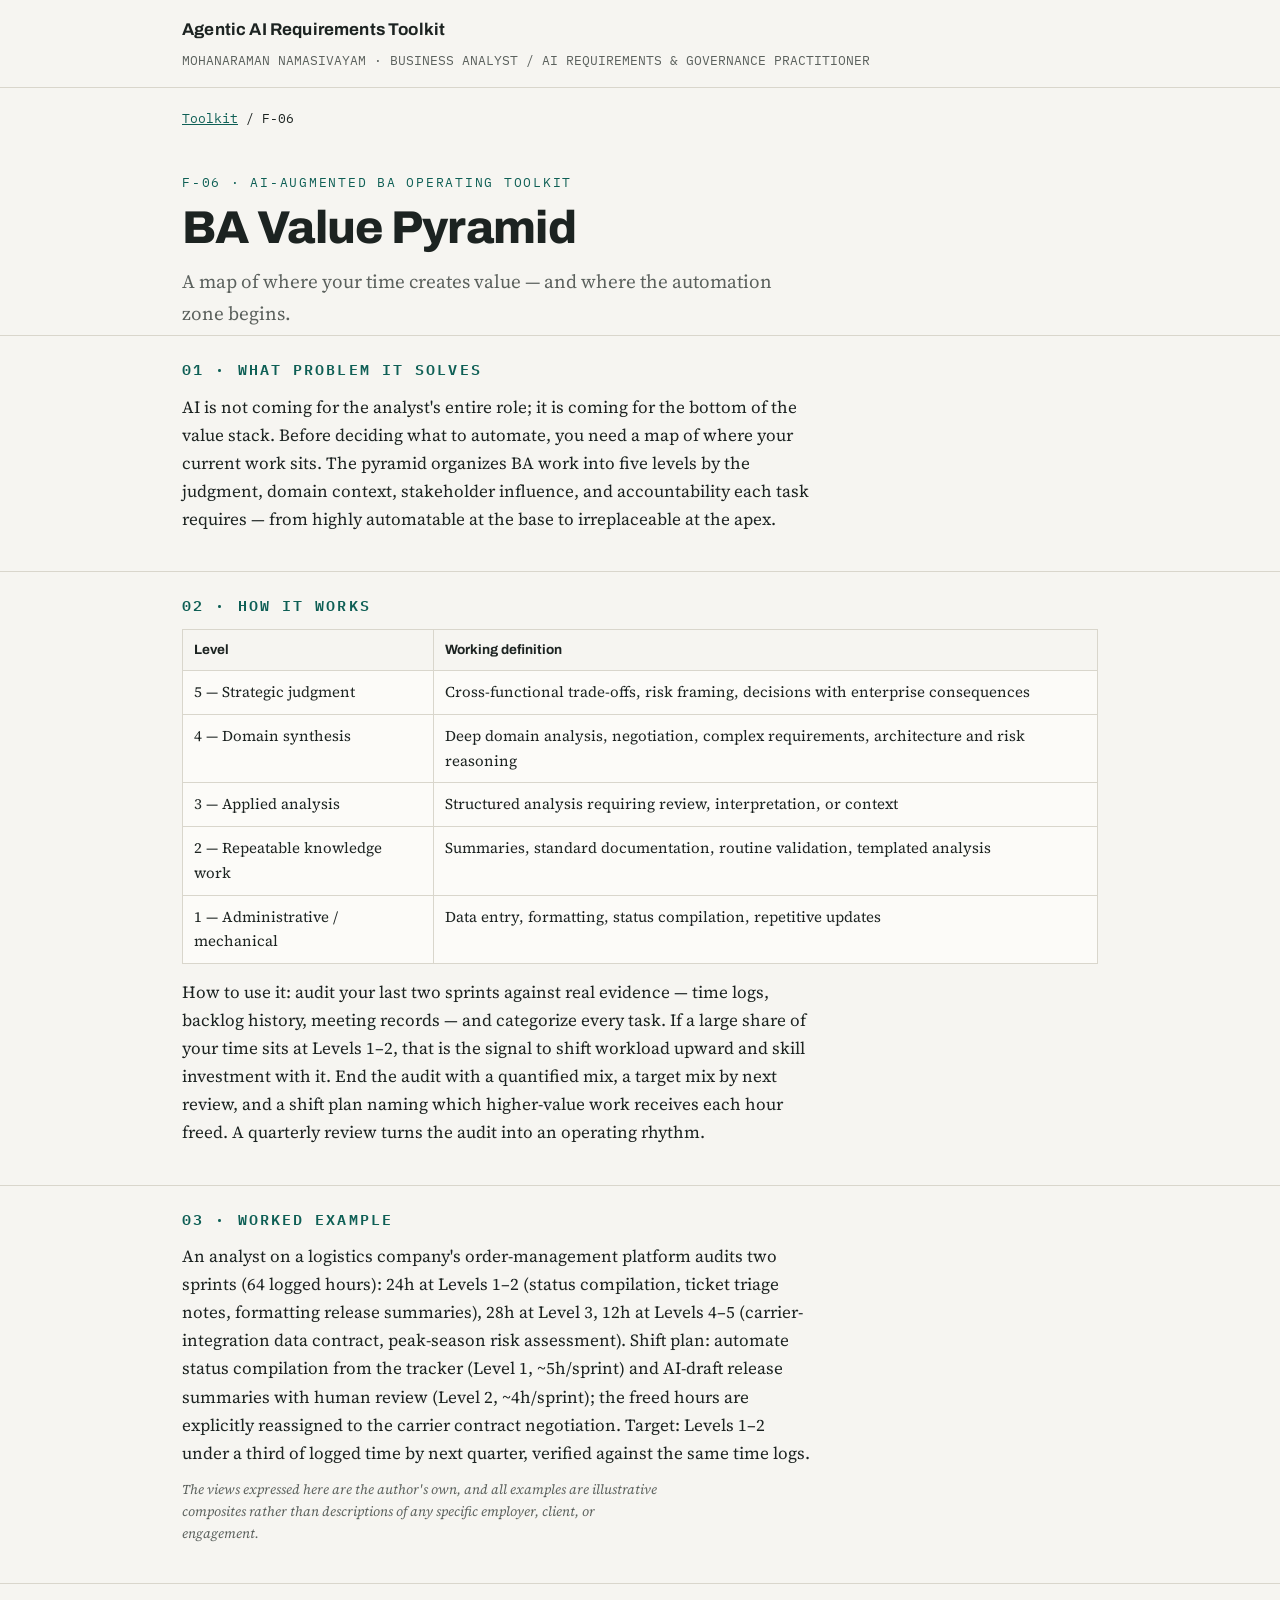
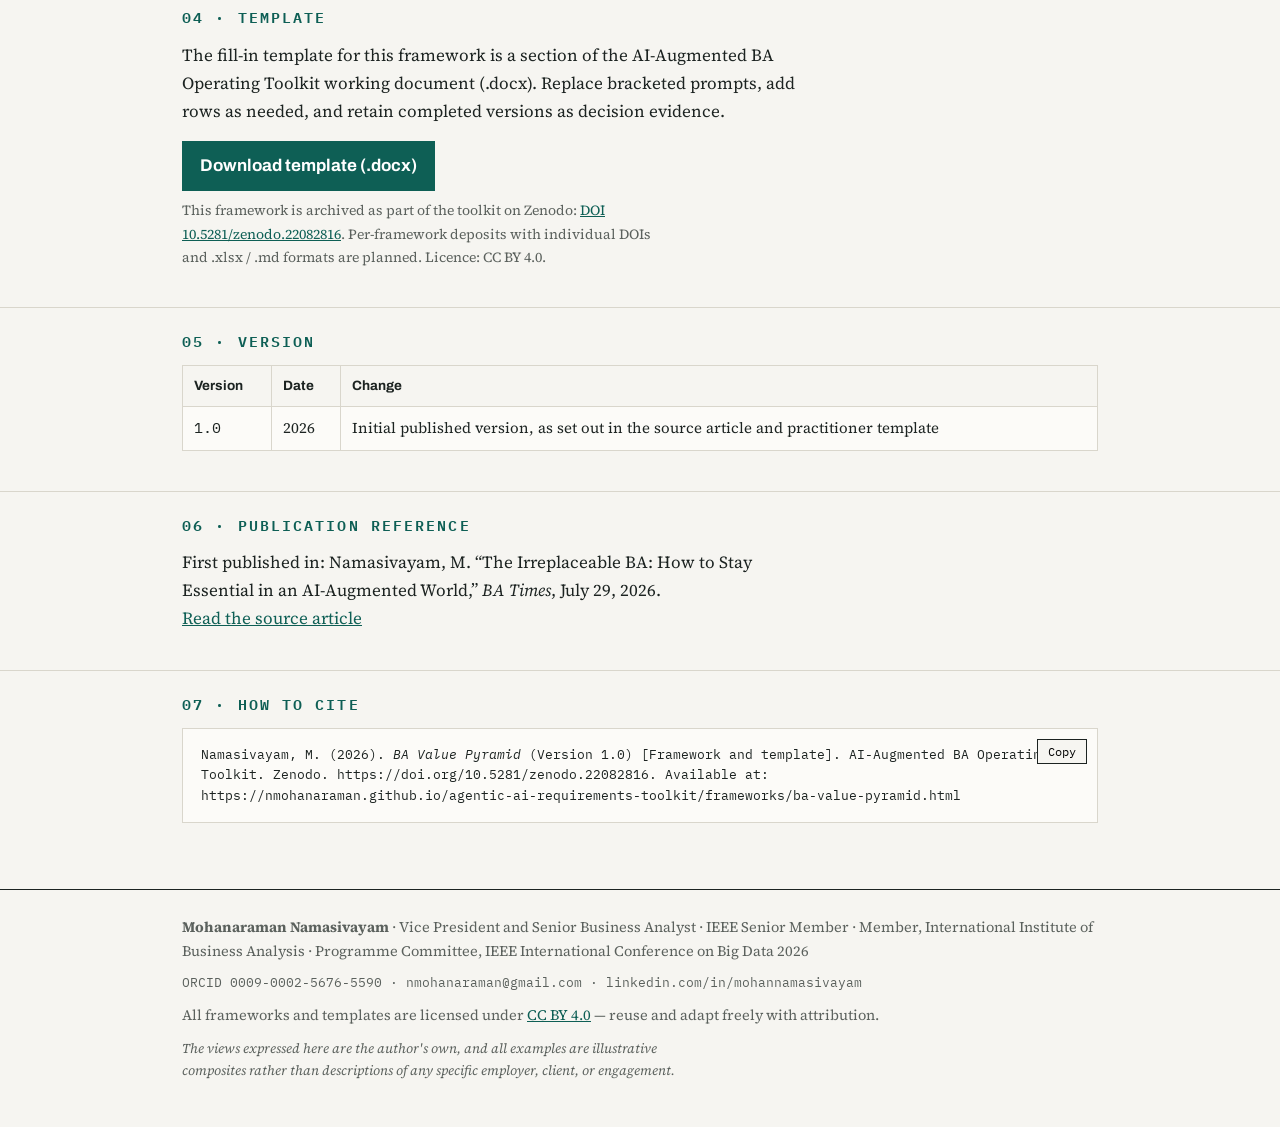
<file: frameworks/ba-value-pyramid.html>
<!doctype html><html lang="en"><head><meta charset="utf-8">
<meta name="viewport" content="width=device-width,initial-scale=1">
<title>BA Value Pyramid — Agentic AI Requirements Toolkit</title>
<meta name="author" content="Mohanaraman Namasivayam">
<link rel="preconnect" href="https://fonts.googleapis.com"><link href="https://fonts.googleapis.com/css2?family=Archivo:wght@600;700;800&family=IBM+Plex+Mono:wght@400;600&family=Source+Serif+4:ital,wght@0,400;0,600;1,400&display=swap" rel="stylesheet"><link rel="stylesheet" href="../style.css"></head><body>
<header class="mast"><div class="wrap">
<a href="../index.html">Agentic AI Requirements Toolkit</a>
<span class="role">MOHANARAMAN NAMASIVAYAM &middot; BUSINESS ANALYST / AI REQUIREMENTS &amp; GOVERNANCE PRACTITIONER</span>
</div></header>

<div class="wrap crumbs"><a href="../index.html">Toolkit</a> / F-06</div>
<div class="fw-head"><div class="wrap">
<p class="eyebrow">F-06 &middot; AI-Augmented BA Operating Toolkit</p>
<h1>BA Value Pyramid</h1>
<p class="tag">A map of where your time creates value &mdash; and where the automation zone begins.</p>
</div></div>

<div class="sec"><div class="wrap"><h2>01 &middot; What problem it solves</h2><p>AI is not coming for the analyst's entire role; it is coming for the bottom of the value stack. Before deciding what to automate, you need a map of where your current work sits. The pyramid organizes BA work into five levels by the judgment, domain context, stakeholder influence, and accountability each task requires &mdash; from highly automatable at the base to irreplaceable at the apex.</p></div></div>
<div class="sec"><div class="wrap"><h2>02 &middot; How it works</h2><table><thead><tr><th>Level</th><th>Working definition</th></tr></thead><tbody>
<tr><td>5 &mdash; Strategic judgment</td><td>Cross-functional trade-offs, risk framing, decisions with enterprise consequences</td></tr>
<tr><td>4 &mdash; Domain synthesis</td><td>Deep domain analysis, negotiation, complex requirements, architecture and risk reasoning</td></tr>
<tr><td>3 &mdash; Applied analysis</td><td>Structured analysis requiring review, interpretation, or context</td></tr>
<tr><td>2 &mdash; Repeatable knowledge work</td><td>Summaries, standard documentation, routine validation, templated analysis</td></tr>
<tr><td>1 &mdash; Administrative / mechanical</td><td>Data entry, formatting, status compilation, repetitive updates</td></tr>
</tbody></table>
<p>How to use it: audit your last two sprints against real evidence &mdash; time logs, backlog history, meeting records &mdash; and categorize every task. If a large share of your time sits at Levels 1&ndash;2, that is the signal to shift workload upward and skill investment with it. End the audit with a quantified mix, a target mix by next review, and a shift plan naming which higher-value work receives each hour freed. A quarterly review turns the audit into an operating rhythm.</p></div></div>
<div class="sec"><div class="wrap"><h2>03 &middot; Worked example</h2><p>An analyst on a logistics company's order-management platform audits two sprints (64 logged hours): 24h at Levels 1&ndash;2 (status compilation, ticket triage notes, formatting release summaries), 28h at Level 3, 12h at Levels 4&ndash;5 (carrier-integration data contract, peak-season risk assessment). Shift plan: automate status compilation from the tracker (Level 1, ~5h/sprint) and AI-draft release summaries with human review (Level 2, ~4h/sprint); the freed hours are explicitly reassigned to the carrier contract negotiation. Target: Levels 1&ndash;2 under a third of logged time by next quarter, verified against the same time logs.</p>
<p class="disc">The views expressed here are the author's own, and all examples are illustrative composites rather than descriptions of any specific employer, client, or engagement.</p></div></div>

<div class="sec"><div class="wrap"><h2>04 &middot; Template</h2>
<p>The fill-in template for this framework is a section of the AI-Augmented BA Operating Toolkit working document
(.docx). Replace bracketed prompts, add rows as needed, and retain completed versions as decision evidence.</p>
<a class="dl" href="../templates/AI_Augmented_BA_Operating_Toolkit_Template.docx">Download template (.docx)</a>
<p class="note">This framework is archived as part of the toolkit on Zenodo: <a href="https://doi.org/10.5281/zenodo.22082816">DOI 10.5281/zenodo.22082816</a>. Per-framework deposits with individual DOIs and .xlsx / .md formats are planned. Licence: CC BY 4.0.</p></div></div>

<div class="sec"><div class="wrap"><h2>05 &middot; Version</h2>
<table><thead><tr><th>Version</th><th>Date</th><th>Change</th></tr></thead>
<tbody><tr><td class="mono">1.0</td><td>2026</td><td>Initial published version, as set out in the source article and practitioner template</td></tr></tbody></table>
</div></div>

<div class="sec"><div class="wrap"><h2>06 &middot; Publication reference</h2>
<p>First published in: Namasivayam, M. &ldquo;The Irreplaceable BA: How to Stay Essential in an AI-Augmented World,&rdquo; <em>BA Times</em>, July 29, 2026.<br>
<a href="https://www.batimes.com/articles/the-irreplaceable-ba-how-to-stay-essential-in-an-ai-augmented-world/">Read the source article</a></p></div></div>

<div class="sec"><div class="wrap"><h2>07 &middot; How to cite</h2>
<div class="citebox"><button type="button" data-copy>Copy</button>
<span class="ct">Namasivayam, M. (2026). <em>BA Value Pyramid</em> (Version 1.0) [Framework and template]. AI-Augmented BA Operating Toolkit. Zenodo. https://doi.org/10.5281/zenodo.22082816. Available at: https://nmohanaraman.github.io/agentic-ai-requirements-toolkit/frameworks/ba-value-pyramid.html</span></div>
</div></div>

<footer><div class="wrap">
<p><strong>Mohanaraman Namasivayam</strong> &middot; Vice President and Senior Business Analyst &middot; IEEE Senior Member &middot; Member, International Institute of Business Analysis &middot; Programme Committee, IEEE International Conference on Big Data 2026</p>
<p class="mono" style="margin-top:8px">ORCID 0009-0002-5676-5590 &middot; nmohanaraman@gmail.com &middot; linkedin.com/in/mohannamasivayam</p>
<p style="margin-top:12px">All frameworks and templates are licensed under <a href="https://creativecommons.org/licenses/by/4.0/">CC BY 4.0</a> &mdash; reuse and adapt freely with attribution.</p>
<p class="disc" style="margin-top:10px">The views expressed here are the author's own, and all examples are illustrative composites rather than descriptions of any specific employer, client, or engagement.</p>
</div></footer>
<script>
document.querySelectorAll('[data-copy]').forEach(function(b){
 b.addEventListener('click',function(){
  navigator.clipboard.writeText(b.closest('.citebox').querySelector('.ct').innerText).then(function(){
   b.textContent='Copied';setTimeout(function(){b.textContent='Copy'},1600);});
 });});
</script><script data-goatcounter="https://nmohanaraman.goatcounter.com/count" async src="//gc.zgo.at/count.js"></script>
<script>
window.addEventListener('click',function(e){
 var a=e.target.closest&&e.target.closest('a');if(!a||!window.goatcounter||!window.goatcounter.count)return;
 var h=a.getAttribute('href')||'';
 if(h.indexOf('.docx')>-1){goatcounter.count({path:'download-'+h.split('/').pop(),title:'Template download',event:true});}
 else if(h.indexOf('doi.org')>-1){goatcounter.count({path:'doi-click',title:'DOI click',event:true});}
 else if(h.indexOf('modernanalyst.com')>-1){goatcounter.count({path:'article-modernanalyst',title:'Article click: ModernAnalyst',event:true});}
 else if(h.indexOf('batimes.com')>-1){goatcounter.count({path:'article-batimes',title:'Article click: BA Times',event:true});}
});
</script>
</body></html>
</file>
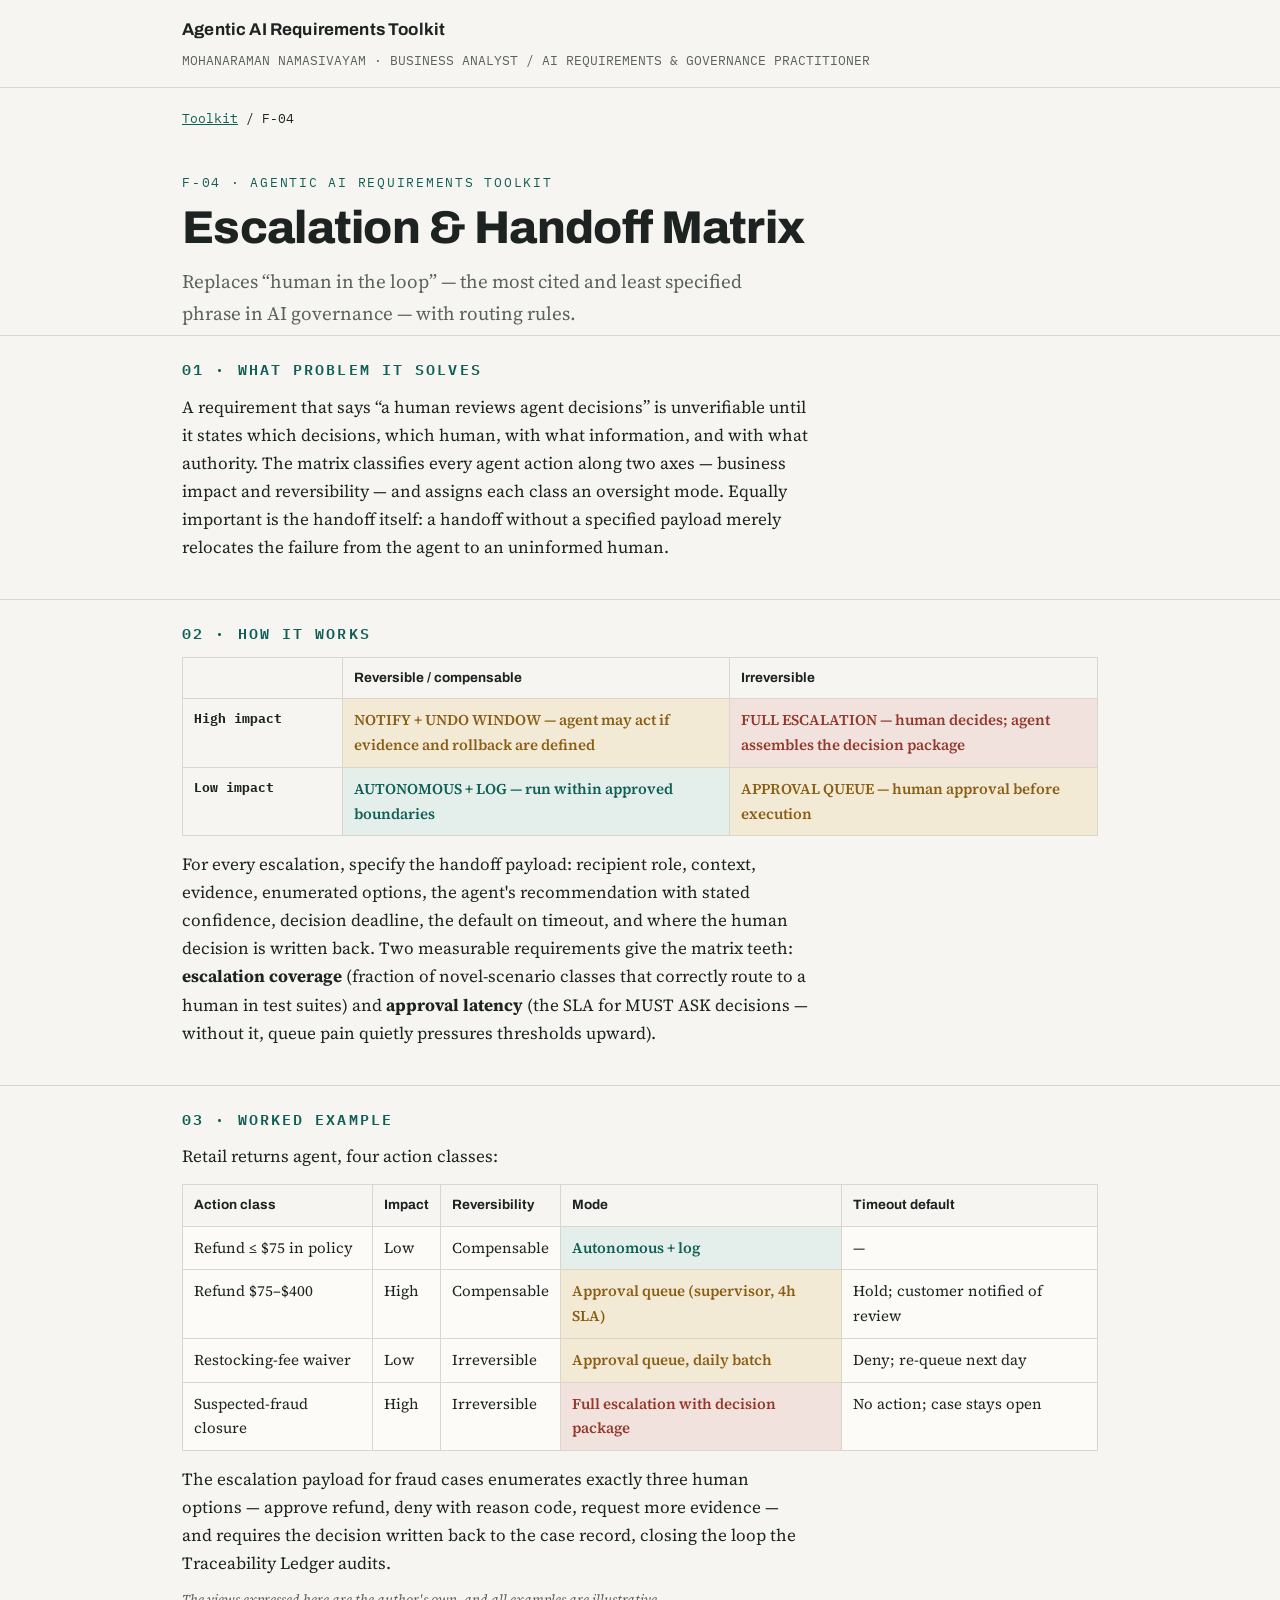
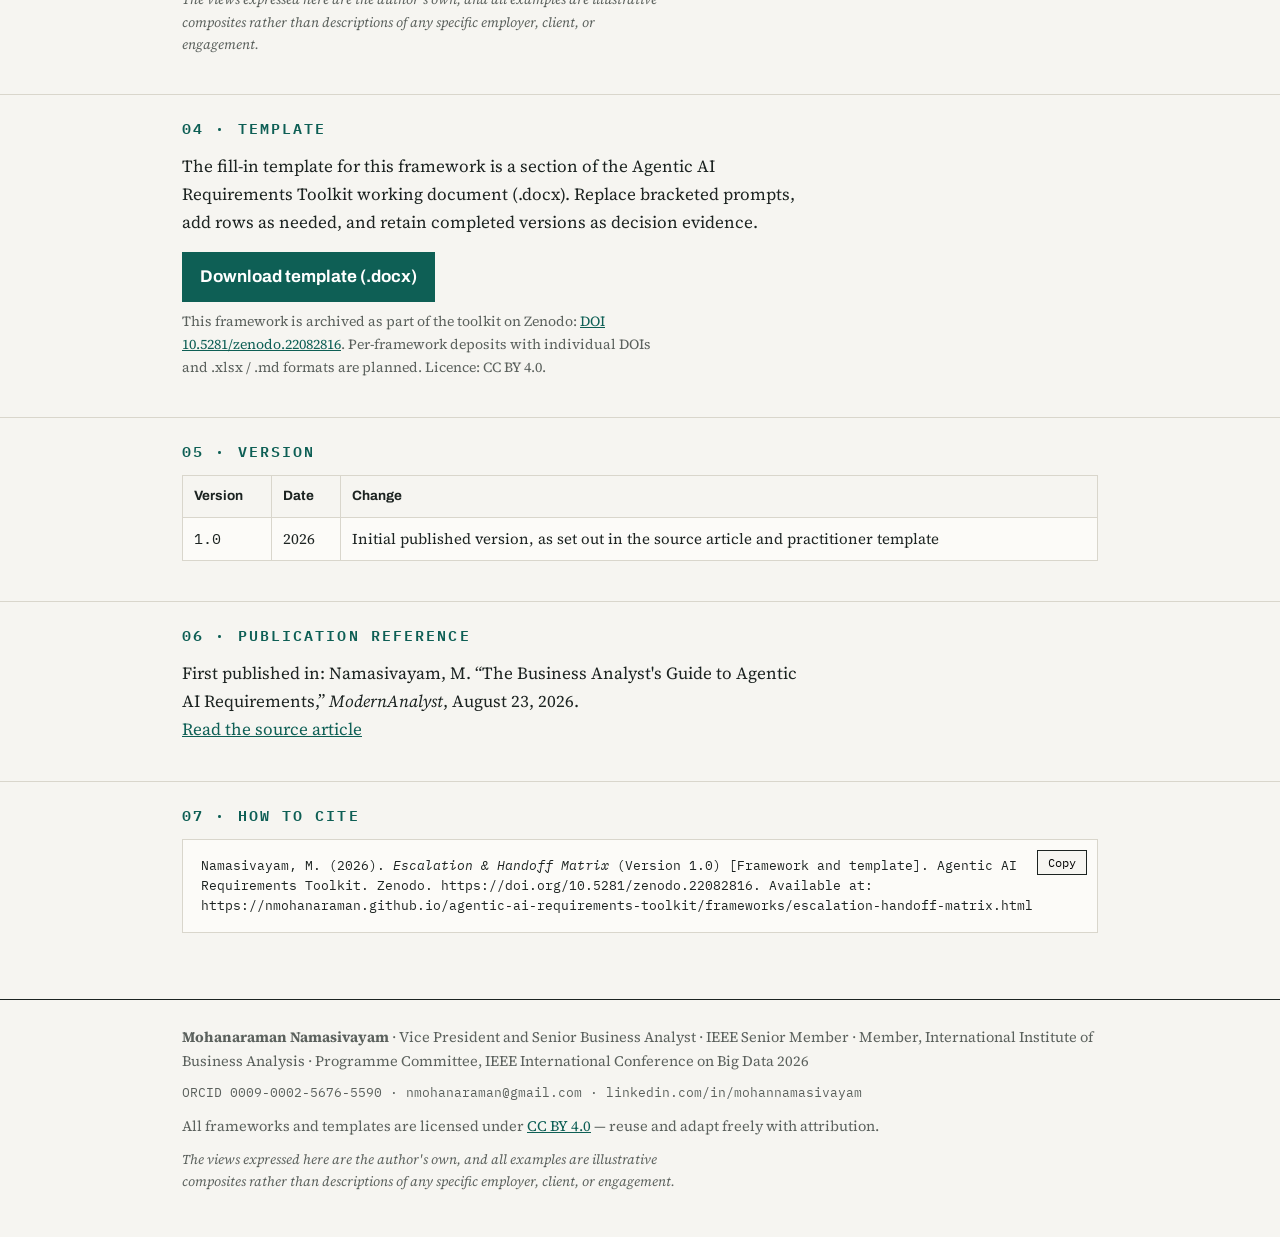
<file: frameworks/escalation-handoff-matrix.html>
<!doctype html><html lang="en"><head><meta charset="utf-8">
<meta name="viewport" content="width=device-width,initial-scale=1">
<title>Escalation & Handoff Matrix — Agentic AI Requirements Toolkit</title>
<meta name="author" content="Mohanaraman Namasivayam">
<link rel="preconnect" href="https://fonts.googleapis.com"><link href="https://fonts.googleapis.com/css2?family=Archivo:wght@600;700;800&family=IBM+Plex+Mono:wght@400;600&family=Source+Serif+4:ital,wght@0,400;0,600;1,400&display=swap" rel="stylesheet"><link rel="stylesheet" href="../style.css"></head><body>
<header class="mast"><div class="wrap">
<a href="../index.html">Agentic AI Requirements Toolkit</a>
<span class="role">MOHANARAMAN NAMASIVAYAM &middot; BUSINESS ANALYST / AI REQUIREMENTS &amp; GOVERNANCE PRACTITIONER</span>
</div></header>

<div class="wrap crumbs"><a href="../index.html">Toolkit</a> / F-04</div>
<div class="fw-head"><div class="wrap">
<p class="eyebrow">F-04 &middot; Agentic AI Requirements Toolkit</p>
<h1>Escalation &amp; Handoff Matrix</h1>
<p class="tag">Replaces &ldquo;human in the loop&rdquo; &mdash; the most cited and least specified phrase in AI governance &mdash; with routing rules.</p>
</div></div>

<div class="sec"><div class="wrap"><h2>01 &middot; What problem it solves</h2><p>A requirement that says &ldquo;a human reviews agent decisions&rdquo; is unverifiable until it states which decisions, which human, with what information, and with what authority. The matrix classifies every agent action along two axes &mdash; business impact and reversibility &mdash; and assigns each class an oversight mode. Equally important is the handoff itself: a handoff without a specified payload merely relocates the failure from the agent to an uninformed human.</p></div></div>
<div class="sec"><div class="wrap"><h2>02 &middot; How it works</h2><table><thead><tr><th></th><th>Reversible / compensable</th><th>Irreversible</th></tr></thead><tbody>
<tr><th>High impact</th><td class="ask">NOTIFY + UNDO WINDOW &mdash; agent may act if evidence and rollback are defined</td><td class="nev">FULL ESCALATION &mdash; human decides; agent assembles the decision package</td></tr>
<tr><th>Low impact</th><td class="may">AUTONOMOUS + LOG &mdash; run within approved boundaries</td><td class="ask">APPROVAL QUEUE &mdash; human approval before execution</td></tr>
</tbody></table>
<p>For every escalation, specify the handoff payload: recipient role, context, evidence, enumerated options, the agent's recommendation with stated confidence, decision deadline, the default on timeout, and where the human decision is written back. Two measurable requirements give the matrix teeth: <strong>escalation coverage</strong> (fraction of novel-scenario classes that correctly route to a human in test suites) and <strong>approval latency</strong> (the SLA for MUST ASK decisions &mdash; without it, queue pain quietly pressures thresholds upward).</p></div></div>
<div class="sec"><div class="wrap"><h2>03 &middot; Worked example</h2><p>Retail returns agent, four action classes:</p>
<table><thead><tr><th>Action class</th><th>Impact</th><th>Reversibility</th><th>Mode</th><th>Timeout default</th></tr></thead><tbody>
<tr><td>Refund &le; $75 in policy</td><td>Low</td><td>Compensable</td><td class="may">Autonomous + log</td><td>&mdash;</td></tr>
<tr><td>Refund $75&ndash;$400</td><td>High</td><td>Compensable</td><td class="ask">Approval queue (supervisor, 4h SLA)</td><td>Hold; customer notified of review</td></tr>
<tr><td>Restocking-fee waiver</td><td>Low</td><td>Irreversible</td><td class="ask">Approval queue, daily batch</td><td>Deny; re-queue next day</td></tr>
<tr><td>Suspected-fraud closure</td><td>High</td><td>Irreversible</td><td class="nev">Full escalation with decision package</td><td>No action; case stays open</td></tr>
</tbody></table>
<p>The escalation payload for fraud cases enumerates exactly three human options &mdash; approve refund, deny with reason code, request more evidence &mdash; and requires the decision written back to the case record, closing the loop the Traceability Ledger audits.</p>
<p class="disc">The views expressed here are the author's own, and all examples are illustrative composites rather than descriptions of any specific employer, client, or engagement.</p></div></div>

<div class="sec"><div class="wrap"><h2>04 &middot; Template</h2>
<p>The fill-in template for this framework is a section of the Agentic AI Requirements Toolkit working document
(.docx). Replace bracketed prompts, add rows as needed, and retain completed versions as decision evidence.</p>
<a class="dl" href="../templates/Agentic_AI_Requirements_Toolkit_Template.docx">Download template (.docx)</a>
<p class="note">This framework is archived as part of the toolkit on Zenodo: <a href="https://doi.org/10.5281/zenodo.22082816">DOI 10.5281/zenodo.22082816</a>. Per-framework deposits with individual DOIs and .xlsx / .md formats are planned. Licence: CC BY 4.0.</p></div></div>

<div class="sec"><div class="wrap"><h2>05 &middot; Version</h2>
<table><thead><tr><th>Version</th><th>Date</th><th>Change</th></tr></thead>
<tbody><tr><td class="mono">1.0</td><td>2026</td><td>Initial published version, as set out in the source article and practitioner template</td></tr></tbody></table>
</div></div>

<div class="sec"><div class="wrap"><h2>06 &middot; Publication reference</h2>
<p>First published in: Namasivayam, M. &ldquo;The Business Analyst's Guide to Agentic AI Requirements,&rdquo; <em>ModernAnalyst</em>, August 23, 2026.<br>
<a href="https://www.modernanalyst.com/Resources/Articles/tabid/115/ID/7213/The-Business-Analysts-Guide-to-Agentic-AI-Requirements.aspx">Read the source article</a></p></div></div>

<div class="sec"><div class="wrap"><h2>07 &middot; How to cite</h2>
<div class="citebox"><button type="button" data-copy>Copy</button>
<span class="ct">Namasivayam, M. (2026). <em>Escalation & Handoff Matrix</em> (Version 1.0) [Framework and template]. Agentic AI Requirements Toolkit. Zenodo. https://doi.org/10.5281/zenodo.22082816. Available at: https://nmohanaraman.github.io/agentic-ai-requirements-toolkit/frameworks/escalation-handoff-matrix.html</span></div>
</div></div>

<footer><div class="wrap">
<p><strong>Mohanaraman Namasivayam</strong> &middot; Vice President and Senior Business Analyst &middot; IEEE Senior Member &middot; Member, International Institute of Business Analysis &middot; Programme Committee, IEEE International Conference on Big Data 2026</p>
<p class="mono" style="margin-top:8px">ORCID 0009-0002-5676-5590 &middot; nmohanaraman@gmail.com &middot; linkedin.com/in/mohannamasivayam</p>
<p style="margin-top:12px">All frameworks and templates are licensed under <a href="https://creativecommons.org/licenses/by/4.0/">CC BY 4.0</a> &mdash; reuse and adapt freely with attribution.</p>
<p class="disc" style="margin-top:10px">The views expressed here are the author's own, and all examples are illustrative composites rather than descriptions of any specific employer, client, or engagement.</p>
</div></footer>
<script>
document.querySelectorAll('[data-copy]').forEach(function(b){
 b.addEventListener('click',function(){
  navigator.clipboard.writeText(b.closest('.citebox').querySelector('.ct').innerText).then(function(){
   b.textContent='Copied';setTimeout(function(){b.textContent='Copy'},1600);});
 });});
</script><script data-goatcounter="https://nmohanaraman.goatcounter.com/count" async src="//gc.zgo.at/count.js"></script>
<script>
window.addEventListener('click',function(e){
 var a=e.target.closest&&e.target.closest('a');if(!a||!window.goatcounter||!window.goatcounter.count)return;
 var h=a.getAttribute('href')||'';
 if(h.indexOf('.docx')>-1){goatcounter.count({path:'download-'+h.split('/').pop(),title:'Template download',event:true});}
 else if(h.indexOf('doi.org')>-1){goatcounter.count({path:'doi-click',title:'DOI click',event:true});}
 else if(h.indexOf('modernanalyst.com')>-1){goatcounter.count({path:'article-modernanalyst',title:'Article click: ModernAnalyst',event:true});}
 else if(h.indexOf('batimes.com')>-1){goatcounter.count({path:'article-batimes',title:'Article click: BA Times',event:true});}
});
</script>
</body></html>
</file>
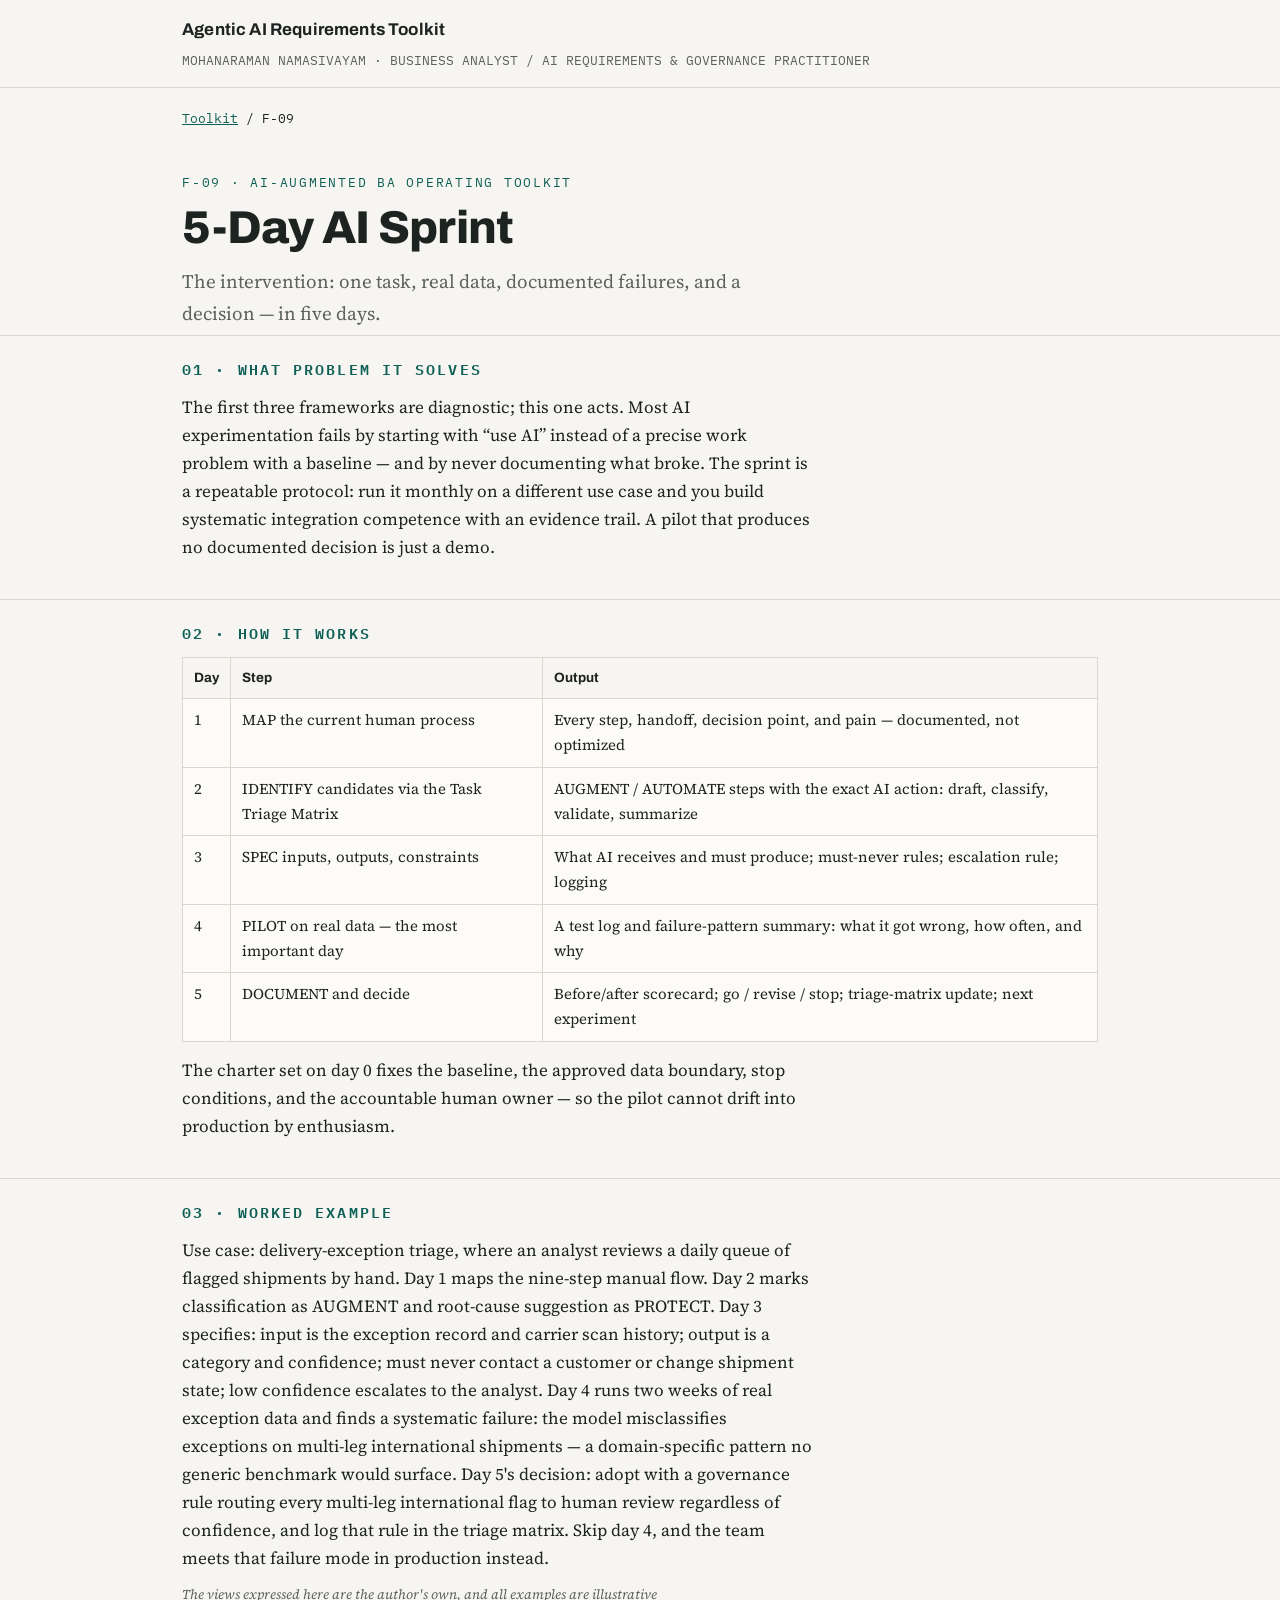
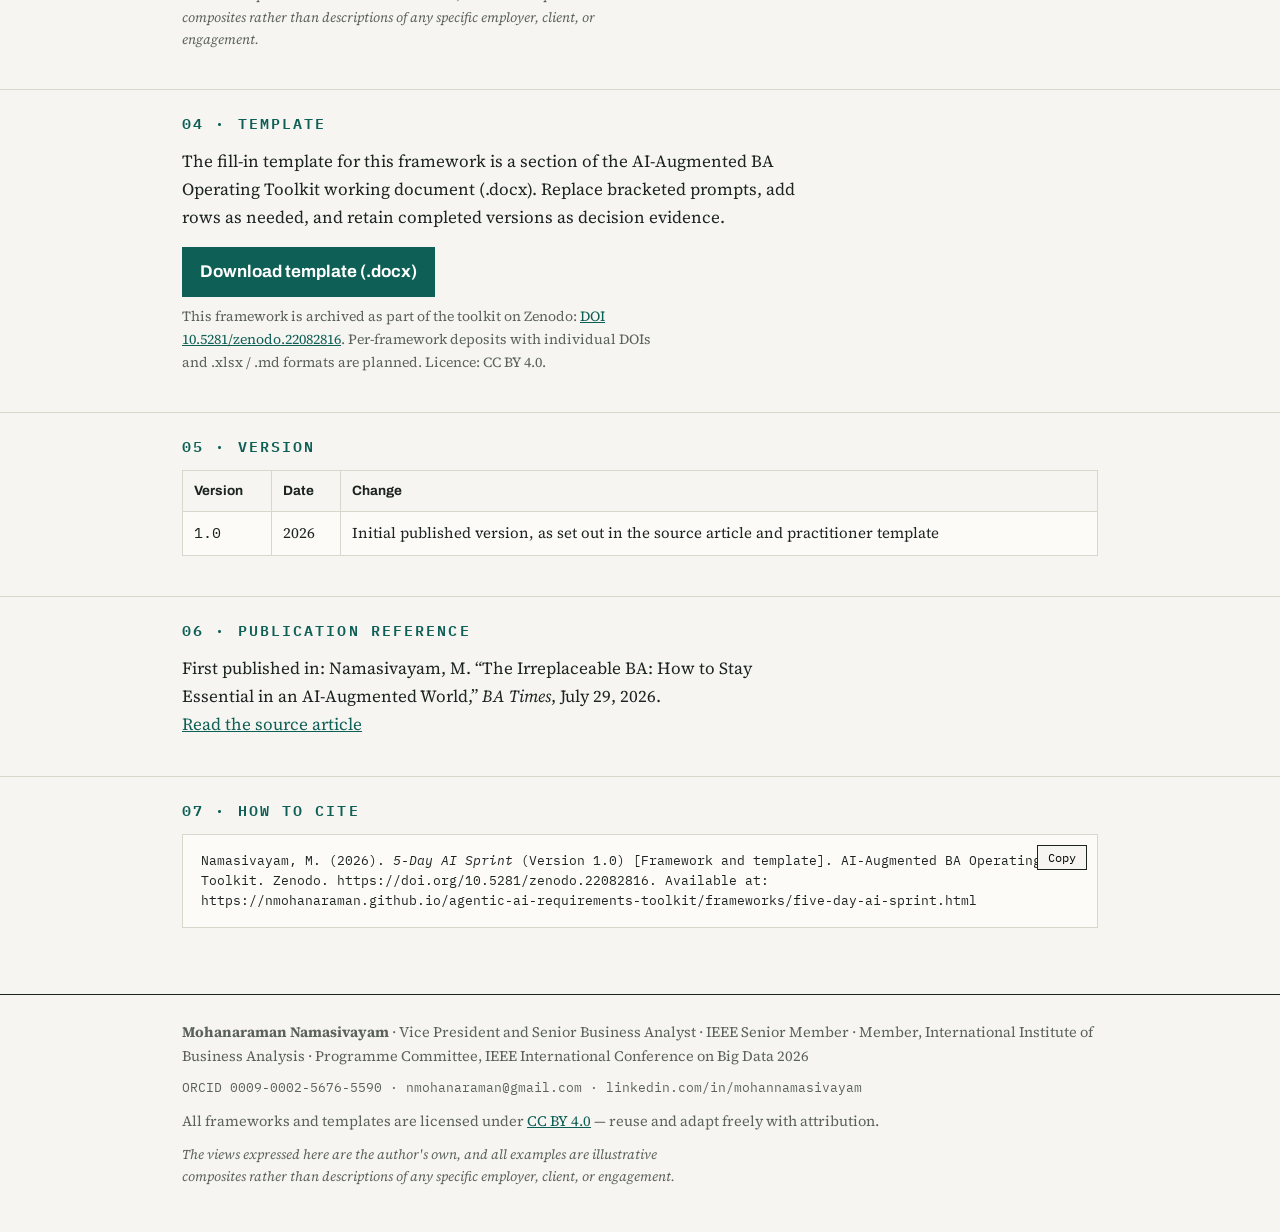
<file: frameworks/five-day-ai-sprint.html>
<!doctype html><html lang="en"><head><meta charset="utf-8">
<meta name="viewport" content="width=device-width,initial-scale=1">
<title>5-Day AI Sprint — Agentic AI Requirements Toolkit</title>
<meta name="author" content="Mohanaraman Namasivayam">
<link rel="preconnect" href="https://fonts.googleapis.com"><link href="https://fonts.googleapis.com/css2?family=Archivo:wght@600;700;800&family=IBM+Plex+Mono:wght@400;600&family=Source+Serif+4:ital,wght@0,400;0,600;1,400&display=swap" rel="stylesheet"><link rel="stylesheet" href="../style.css"></head><body>
<header class="mast"><div class="wrap">
<a href="../index.html">Agentic AI Requirements Toolkit</a>
<span class="role">MOHANARAMAN NAMASIVAYAM &middot; BUSINESS ANALYST / AI REQUIREMENTS &amp; GOVERNANCE PRACTITIONER</span>
</div></header>

<div class="wrap crumbs"><a href="../index.html">Toolkit</a> / F-09</div>
<div class="fw-head"><div class="wrap">
<p class="eyebrow">F-09 &middot; AI-Augmented BA Operating Toolkit</p>
<h1>5-Day AI Sprint</h1>
<p class="tag">The intervention: one task, real data, documented failures, and a decision &mdash; in five days.</p>
</div></div>

<div class="sec"><div class="wrap"><h2>01 &middot; What problem it solves</h2><p>The first three frameworks are diagnostic; this one acts. Most AI experimentation fails by starting with &ldquo;use AI&rdquo; instead of a precise work problem with a baseline &mdash; and by never documenting what broke. The sprint is a repeatable protocol: run it monthly on a different use case and you build systematic integration competence with an evidence trail. A pilot that produces no documented decision is just a demo.</p></div></div>
<div class="sec"><div class="wrap"><h2>02 &middot; How it works</h2><table><thead><tr><th>Day</th><th>Step</th><th>Output</th></tr></thead><tbody>
<tr><td>1</td><td>MAP the current human process</td><td>Every step, handoff, decision point, and pain &mdash; documented, not optimized</td></tr>
<tr><td>2</td><td>IDENTIFY candidates via the Task Triage Matrix</td><td>AUGMENT / AUTOMATE steps with the exact AI action: draft, classify, validate, summarize</td></tr>
<tr><td>3</td><td>SPEC inputs, outputs, constraints</td><td>What AI receives and must produce; must-never rules; escalation rule; logging</td></tr>
<tr><td>4</td><td>PILOT on real data &mdash; the most important day</td><td>A test log and failure-pattern summary: what it got wrong, how often, and why</td></tr>
<tr><td>5</td><td>DOCUMENT and decide</td><td>Before/after scorecard; go / revise / stop; triage-matrix update; next experiment</td></tr>
</tbody></table>
<p>The charter set on day 0 fixes the baseline, the approved data boundary, stop conditions, and the accountable human owner &mdash; so the pilot cannot drift into production by enthusiasm.</p></div></div>
<div class="sec"><div class="wrap"><h2>03 &middot; Worked example</h2><p>Use case: delivery-exception triage, where an analyst reviews a daily queue of flagged shipments by hand. Day 1 maps the nine-step manual flow. Day 2 marks classification as AUGMENT and root-cause suggestion as PROTECT. Day 3 specifies: input is the exception record and carrier scan history; output is a category and confidence; must never contact a customer or change shipment state; low confidence escalates to the analyst. Day 4 runs two weeks of real exception data and finds a systematic failure: the model misclassifies exceptions on multi-leg international shipments &mdash; a domain-specific pattern no generic benchmark would surface. Day 5's decision: adopt with a governance rule routing every multi-leg international flag to human review regardless of confidence, and log that rule in the triage matrix. Skip day 4, and the team meets that failure mode in production instead.</p>
<p class="disc">The views expressed here are the author's own, and all examples are illustrative composites rather than descriptions of any specific employer, client, or engagement.</p></div></div>

<div class="sec"><div class="wrap"><h2>04 &middot; Template</h2>
<p>The fill-in template for this framework is a section of the AI-Augmented BA Operating Toolkit working document
(.docx). Replace bracketed prompts, add rows as needed, and retain completed versions as decision evidence.</p>
<a class="dl" href="../templates/AI_Augmented_BA_Operating_Toolkit_Template.docx">Download template (.docx)</a>
<p class="note">This framework is archived as part of the toolkit on Zenodo: <a href="https://doi.org/10.5281/zenodo.22082816">DOI 10.5281/zenodo.22082816</a>. Per-framework deposits with individual DOIs and .xlsx / .md formats are planned. Licence: CC BY 4.0.</p></div></div>

<div class="sec"><div class="wrap"><h2>05 &middot; Version</h2>
<table><thead><tr><th>Version</th><th>Date</th><th>Change</th></tr></thead>
<tbody><tr><td class="mono">1.0</td><td>2026</td><td>Initial published version, as set out in the source article and practitioner template</td></tr></tbody></table>
</div></div>

<div class="sec"><div class="wrap"><h2>06 &middot; Publication reference</h2>
<p>First published in: Namasivayam, M. &ldquo;The Irreplaceable BA: How to Stay Essential in an AI-Augmented World,&rdquo; <em>BA Times</em>, July 29, 2026.<br>
<a href="https://www.batimes.com/articles/the-irreplaceable-ba-how-to-stay-essential-in-an-ai-augmented-world/">Read the source article</a></p></div></div>

<div class="sec"><div class="wrap"><h2>07 &middot; How to cite</h2>
<div class="citebox"><button type="button" data-copy>Copy</button>
<span class="ct">Namasivayam, M. (2026). <em>5-Day AI Sprint</em> (Version 1.0) [Framework and template]. AI-Augmented BA Operating Toolkit. Zenodo. https://doi.org/10.5281/zenodo.22082816. Available at: https://nmohanaraman.github.io/agentic-ai-requirements-toolkit/frameworks/five-day-ai-sprint.html</span></div>
</div></div>

<footer><div class="wrap">
<p><strong>Mohanaraman Namasivayam</strong> &middot; Vice President and Senior Business Analyst &middot; IEEE Senior Member &middot; Member, International Institute of Business Analysis &middot; Programme Committee, IEEE International Conference on Big Data 2026</p>
<p class="mono" style="margin-top:8px">ORCID 0009-0002-5676-5590 &middot; nmohanaraman@gmail.com &middot; linkedin.com/in/mohannamasivayam</p>
<p style="margin-top:12px">All frameworks and templates are licensed under <a href="https://creativecommons.org/licenses/by/4.0/">CC BY 4.0</a> &mdash; reuse and adapt freely with attribution.</p>
<p class="disc" style="margin-top:10px">The views expressed here are the author's own, and all examples are illustrative composites rather than descriptions of any specific employer, client, or engagement.</p>
</div></footer>
<script>
document.querySelectorAll('[data-copy]').forEach(function(b){
 b.addEventListener('click',function(){
  navigator.clipboard.writeText(b.closest('.citebox').querySelector('.ct').innerText).then(function(){
   b.textContent='Copied';setTimeout(function(){b.textContent='Copy'},1600);});
 });});
</script><script data-goatcounter="https://nmohanaraman.goatcounter.com/count" async src="//gc.zgo.at/count.js"></script>
<script>
window.addEventListener('click',function(e){
 var a=e.target.closest&&e.target.closest('a');if(!a||!window.goatcounter||!window.goatcounter.count)return;
 var h=a.getAttribute('href')||'';
 if(h.indexOf('.docx')>-1){goatcounter.count({path:'download-'+h.split('/').pop(),title:'Template download',event:true});}
 else if(h.indexOf('doi.org')>-1){goatcounter.count({path:'doi-click',title:'DOI click',event:true});}
 else if(h.indexOf('modernanalyst.com')>-1){goatcounter.count({path:'article-modernanalyst',title:'Article click: ModernAnalyst',event:true});}
 else if(h.indexOf('batimes.com')>-1){goatcounter.count({path:'article-batimes',title:'Article click: BA Times',event:true});}
});
</script>
</body></html>
</file>
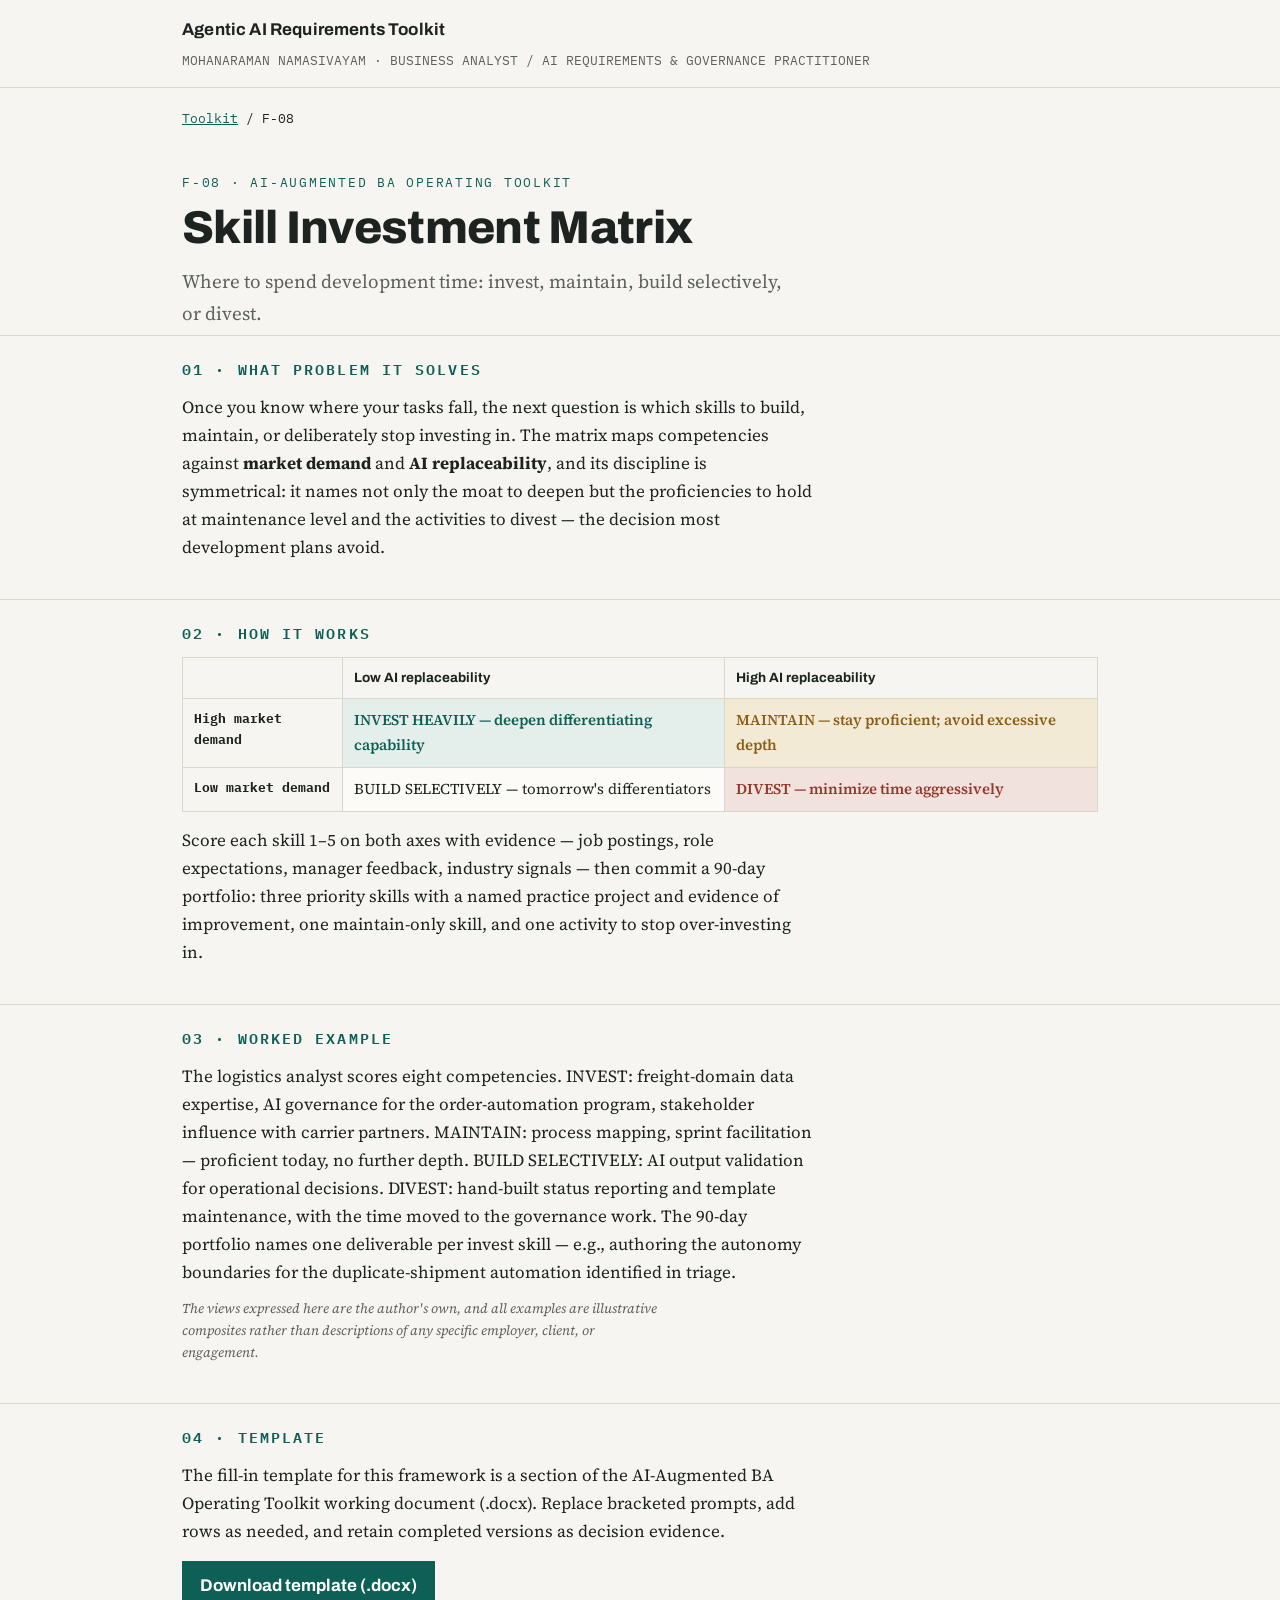
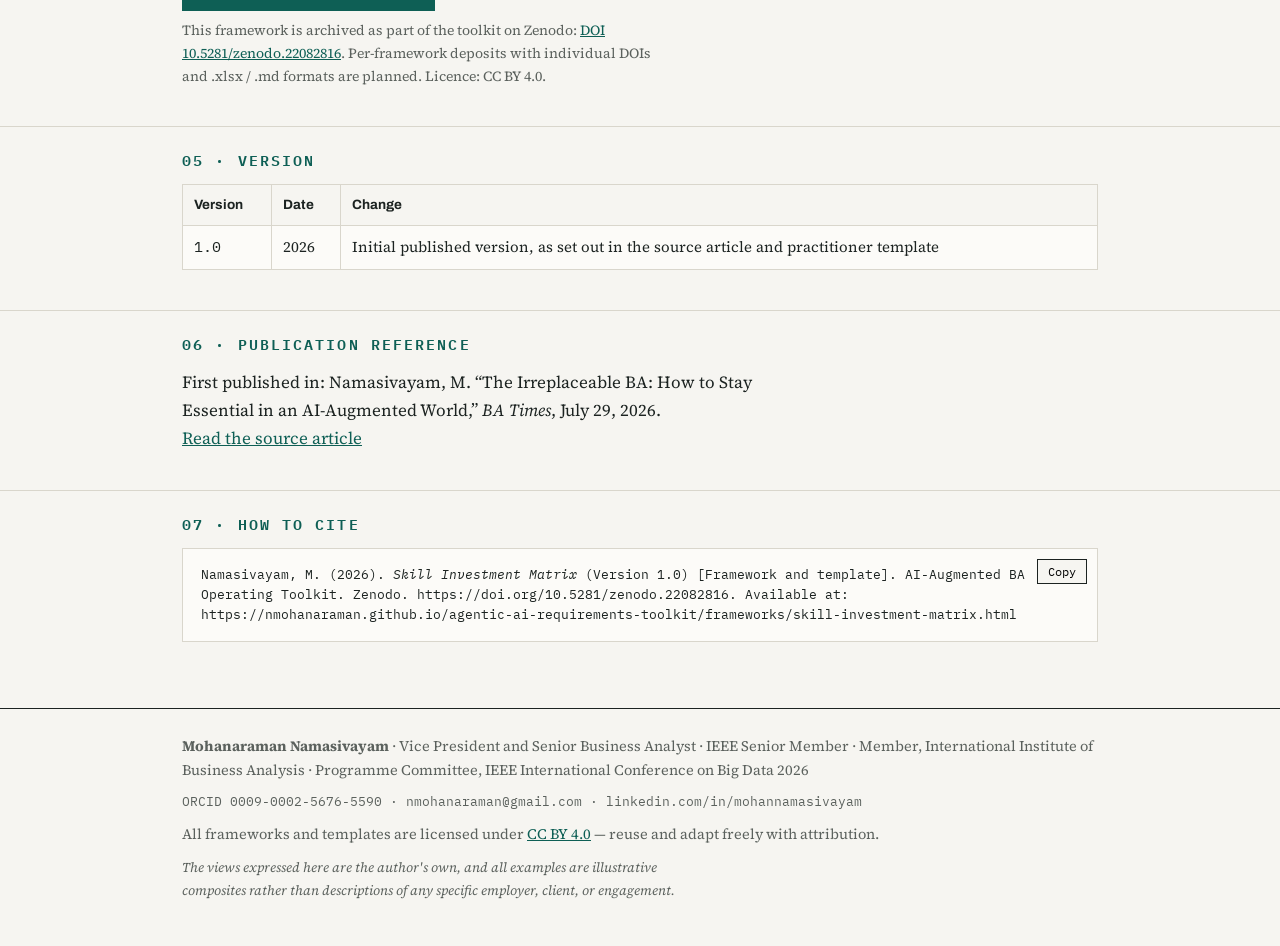
<file: frameworks/skill-investment-matrix.html>
<!doctype html><html lang="en"><head><meta charset="utf-8">
<meta name="viewport" content="width=device-width,initial-scale=1">
<title>Skill Investment Matrix — Agentic AI Requirements Toolkit</title>
<meta name="author" content="Mohanaraman Namasivayam">
<link rel="preconnect" href="https://fonts.googleapis.com"><link href="https://fonts.googleapis.com/css2?family=Archivo:wght@600;700;800&family=IBM+Plex+Mono:wght@400;600&family=Source+Serif+4:ital,wght@0,400;0,600;1,400&display=swap" rel="stylesheet"><link rel="stylesheet" href="../style.css"></head><body>
<header class="mast"><div class="wrap">
<a href="../index.html">Agentic AI Requirements Toolkit</a>
<span class="role">MOHANARAMAN NAMASIVAYAM &middot; BUSINESS ANALYST / AI REQUIREMENTS &amp; GOVERNANCE PRACTITIONER</span>
</div></header>

<div class="wrap crumbs"><a href="../index.html">Toolkit</a> / F-08</div>
<div class="fw-head"><div class="wrap">
<p class="eyebrow">F-08 &middot; AI-Augmented BA Operating Toolkit</p>
<h1>Skill Investment Matrix</h1>
<p class="tag">Where to spend development time: invest, maintain, build selectively, or divest.</p>
</div></div>

<div class="sec"><div class="wrap"><h2>01 &middot; What problem it solves</h2><p>Once you know where your tasks fall, the next question is which skills to build, maintain, or deliberately stop investing in. The matrix maps competencies against <strong>market demand</strong> and <strong>AI replaceability</strong>, and its discipline is symmetrical: it names not only the moat to deepen but the proficiencies to hold at maintenance level and the activities to divest &mdash; the decision most development plans avoid.</p></div></div>
<div class="sec"><div class="wrap"><h2>02 &middot; How it works</h2><table><thead><tr><th></th><th>Low AI replaceability</th><th>High AI replaceability</th></tr></thead><tbody>
<tr><th>High market demand</th><td class="may">INVEST HEAVILY &mdash; deepen differentiating capability</td><td class="ask">MAINTAIN &mdash; stay proficient; avoid excessive depth</td></tr>
<tr><th>Low market demand</th><td>BUILD SELECTIVELY &mdash; tomorrow's differentiators</td><td class="nev">DIVEST &mdash; minimize time aggressively</td></tr>
</tbody></table>
<p>Score each skill 1&ndash;5 on both axes with evidence &mdash; job postings, role expectations, manager feedback, industry signals &mdash; then commit a 90-day portfolio: three priority skills with a named practice project and evidence of improvement, one maintain-only skill, and one activity to stop over-investing in.</p></div></div>
<div class="sec"><div class="wrap"><h2>03 &middot; Worked example</h2><p>The logistics analyst scores eight competencies. INVEST: freight-domain data expertise, AI governance for the order-automation program, stakeholder influence with carrier partners. MAINTAIN: process mapping, sprint facilitation &mdash; proficient today, no further depth. BUILD SELECTIVELY: AI output validation for operational decisions. DIVEST: hand-built status reporting and template maintenance, with the time moved to the governance work. The 90-day portfolio names one deliverable per invest skill &mdash; e.g., authoring the autonomy boundaries for the duplicate-shipment automation identified in triage.</p>
<p class="disc">The views expressed here are the author's own, and all examples are illustrative composites rather than descriptions of any specific employer, client, or engagement.</p></div></div>

<div class="sec"><div class="wrap"><h2>04 &middot; Template</h2>
<p>The fill-in template for this framework is a section of the AI-Augmented BA Operating Toolkit working document
(.docx). Replace bracketed prompts, add rows as needed, and retain completed versions as decision evidence.</p>
<a class="dl" href="../templates/AI_Augmented_BA_Operating_Toolkit_Template.docx">Download template (.docx)</a>
<p class="note">This framework is archived as part of the toolkit on Zenodo: <a href="https://doi.org/10.5281/zenodo.22082816">DOI 10.5281/zenodo.22082816</a>. Per-framework deposits with individual DOIs and .xlsx / .md formats are planned. Licence: CC BY 4.0.</p></div></div>

<div class="sec"><div class="wrap"><h2>05 &middot; Version</h2>
<table><thead><tr><th>Version</th><th>Date</th><th>Change</th></tr></thead>
<tbody><tr><td class="mono">1.0</td><td>2026</td><td>Initial published version, as set out in the source article and practitioner template</td></tr></tbody></table>
</div></div>

<div class="sec"><div class="wrap"><h2>06 &middot; Publication reference</h2>
<p>First published in: Namasivayam, M. &ldquo;The Irreplaceable BA: How to Stay Essential in an AI-Augmented World,&rdquo; <em>BA Times</em>, July 29, 2026.<br>
<a href="https://www.batimes.com/articles/the-irreplaceable-ba-how-to-stay-essential-in-an-ai-augmented-world/">Read the source article</a></p></div></div>

<div class="sec"><div class="wrap"><h2>07 &middot; How to cite</h2>
<div class="citebox"><button type="button" data-copy>Copy</button>
<span class="ct">Namasivayam, M. (2026). <em>Skill Investment Matrix</em> (Version 1.0) [Framework and template]. AI-Augmented BA Operating Toolkit. Zenodo. https://doi.org/10.5281/zenodo.22082816. Available at: https://nmohanaraman.github.io/agentic-ai-requirements-toolkit/frameworks/skill-investment-matrix.html</span></div>
</div></div>

<footer><div class="wrap">
<p><strong>Mohanaraman Namasivayam</strong> &middot; Vice President and Senior Business Analyst &middot; IEEE Senior Member &middot; Member, International Institute of Business Analysis &middot; Programme Committee, IEEE International Conference on Big Data 2026</p>
<p class="mono" style="margin-top:8px">ORCID 0009-0002-5676-5590 &middot; nmohanaraman@gmail.com &middot; linkedin.com/in/mohannamasivayam</p>
<p style="margin-top:12px">All frameworks and templates are licensed under <a href="https://creativecommons.org/licenses/by/4.0/">CC BY 4.0</a> &mdash; reuse and adapt freely with attribution.</p>
<p class="disc" style="margin-top:10px">The views expressed here are the author's own, and all examples are illustrative composites rather than descriptions of any specific employer, client, or engagement.</p>
</div></footer>
<script>
document.querySelectorAll('[data-copy]').forEach(function(b){
 b.addEventListener('click',function(){
  navigator.clipboard.writeText(b.closest('.citebox').querySelector('.ct').innerText).then(function(){
   b.textContent='Copied';setTimeout(function(){b.textContent='Copy'},1600);});
 });});
</script><script data-goatcounter="https://nmohanaraman.goatcounter.com/count" async src="//gc.zgo.at/count.js"></script>
<script>
window.addEventListener('click',function(e){
 var a=e.target.closest&&e.target.closest('a');if(!a||!window.goatcounter||!window.goatcounter.count)return;
 var h=a.getAttribute('href')||'';
 if(h.indexOf('.docx')>-1){goatcounter.count({path:'download-'+h.split('/').pop(),title:'Template download',event:true});}
 else if(h.indexOf('doi.org')>-1){goatcounter.count({path:'doi-click',title:'DOI click',event:true});}
 else if(h.indexOf('modernanalyst.com')>-1){goatcounter.count({path:'article-modernanalyst',title:'Article click: ModernAnalyst',event:true});}
 else if(h.indexOf('batimes.com')>-1){goatcounter.count({path:'article-batimes',title:'Article click: BA Times',event:true});}
});
</script>
</body></html>
</file>
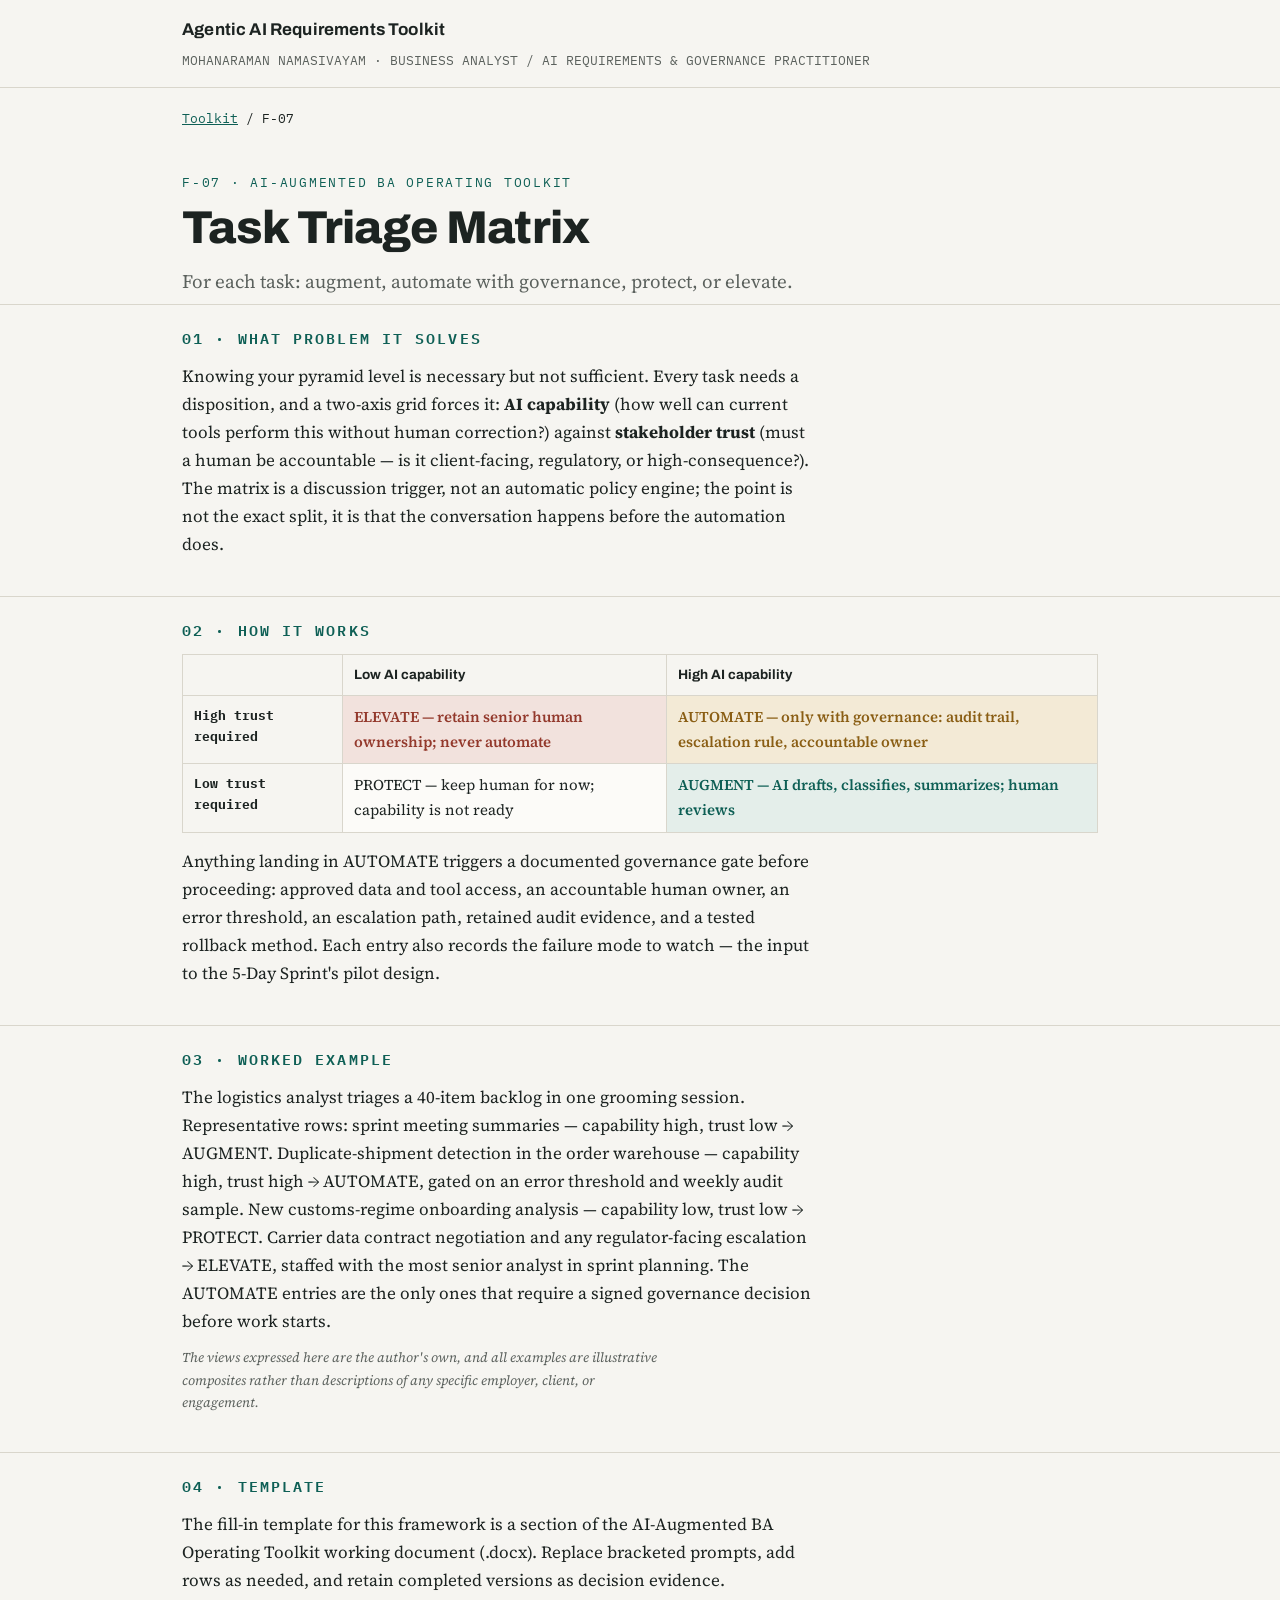
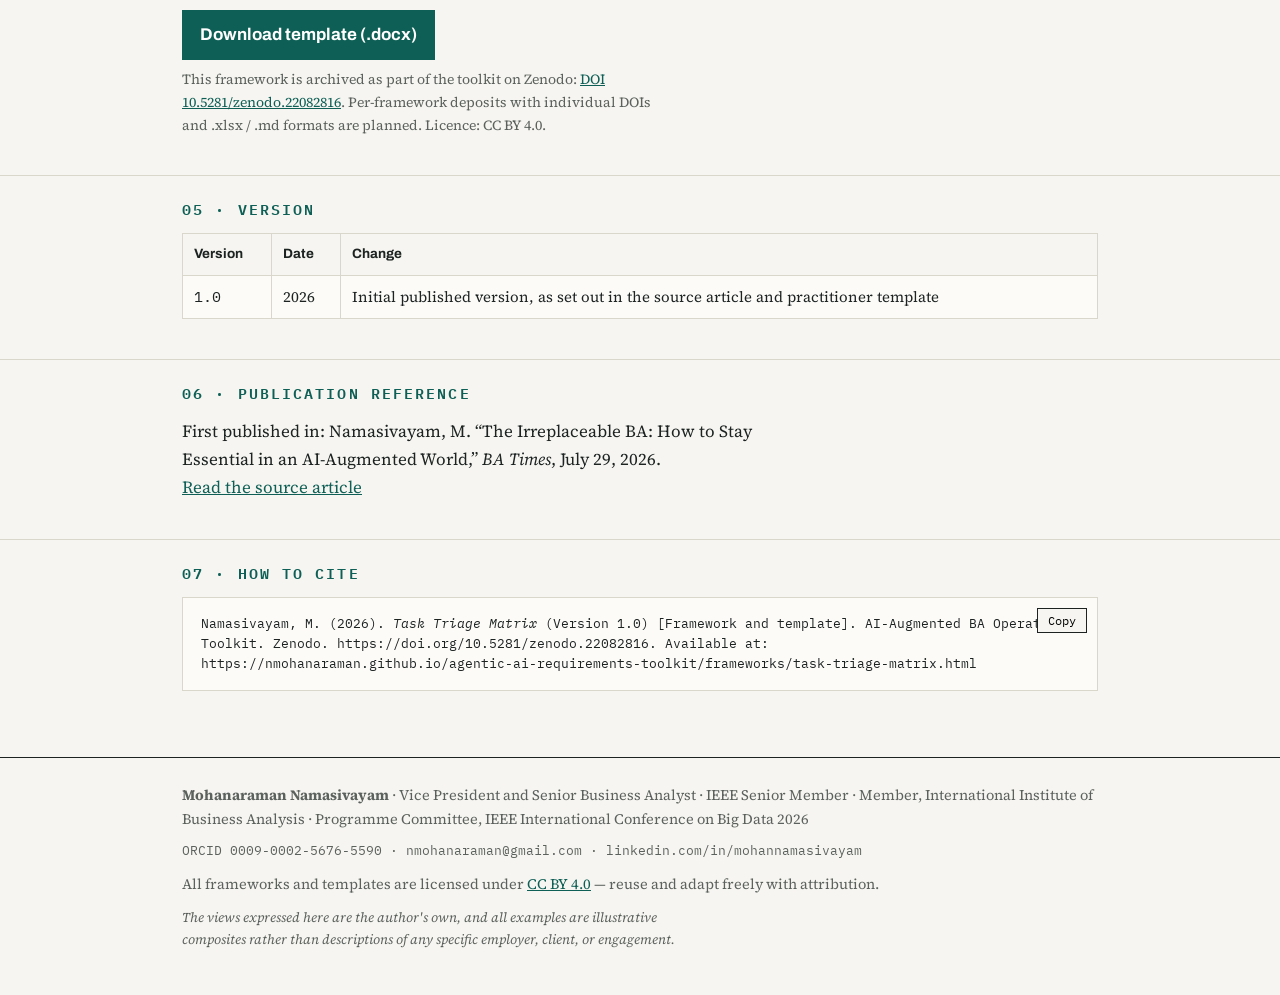
<file: frameworks/task-triage-matrix.html>
<!doctype html><html lang="en"><head><meta charset="utf-8">
<meta name="viewport" content="width=device-width,initial-scale=1">
<title>Task Triage Matrix — Agentic AI Requirements Toolkit</title>
<meta name="author" content="Mohanaraman Namasivayam">
<link rel="preconnect" href="https://fonts.googleapis.com"><link href="https://fonts.googleapis.com/css2?family=Archivo:wght@600;700;800&family=IBM+Plex+Mono:wght@400;600&family=Source+Serif+4:ital,wght@0,400;0,600;1,400&display=swap" rel="stylesheet"><link rel="stylesheet" href="../style.css"></head><body>
<header class="mast"><div class="wrap">
<a href="../index.html">Agentic AI Requirements Toolkit</a>
<span class="role">MOHANARAMAN NAMASIVAYAM &middot; BUSINESS ANALYST / AI REQUIREMENTS &amp; GOVERNANCE PRACTITIONER</span>
</div></header>

<div class="wrap crumbs"><a href="../index.html">Toolkit</a> / F-07</div>
<div class="fw-head"><div class="wrap">
<p class="eyebrow">F-07 &middot; AI-Augmented BA Operating Toolkit</p>
<h1>Task Triage Matrix</h1>
<p class="tag">For each task: augment, automate with governance, protect, or elevate.</p>
</div></div>

<div class="sec"><div class="wrap"><h2>01 &middot; What problem it solves</h2><p>Knowing your pyramid level is necessary but not sufficient. Every task needs a disposition, and a two-axis grid forces it: <strong>AI capability</strong> (how well can current tools perform this without human correction?) against <strong>stakeholder trust</strong> (must a human be accountable &mdash; is it client-facing, regulatory, or high-consequence?). The matrix is a discussion trigger, not an automatic policy engine; the point is not the exact split, it is that the conversation happens before the automation does.</p></div></div>
<div class="sec"><div class="wrap"><h2>02 &middot; How it works</h2><table><thead><tr><th></th><th>Low AI capability</th><th>High AI capability</th></tr></thead><tbody>
<tr><th>High trust required</th><td class="nev">ELEVATE &mdash; retain senior human ownership; never automate</td><td class="ask">AUTOMATE &mdash; only with governance: audit trail, escalation rule, accountable owner</td></tr>
<tr><th>Low trust required</th><td>PROTECT &mdash; keep human for now; capability is not ready</td><td class="may">AUGMENT &mdash; AI drafts, classifies, summarizes; human reviews</td></tr>
</tbody></table>
<p>Anything landing in AUTOMATE triggers a documented governance gate before proceeding: approved data and tool access, an accountable human owner, an error threshold, an escalation path, retained audit evidence, and a tested rollback method. Each entry also records the failure mode to watch &mdash; the input to the 5-Day Sprint's pilot design.</p></div></div>
<div class="sec"><div class="wrap"><h2>03 &middot; Worked example</h2><p>The logistics analyst triages a 40-item backlog in one grooming session. Representative rows: sprint meeting summaries &mdash; capability high, trust low &rarr; AUGMENT. Duplicate-shipment detection in the order warehouse &mdash; capability high, trust high &rarr; AUTOMATE, gated on an error threshold and weekly audit sample. New customs-regime onboarding analysis &mdash; capability low, trust low &rarr; PROTECT. Carrier data contract negotiation and any regulator-facing escalation &rarr; ELEVATE, staffed with the most senior analyst in sprint planning. The AUTOMATE entries are the only ones that require a signed governance decision before work starts.</p>
<p class="disc">The views expressed here are the author's own, and all examples are illustrative composites rather than descriptions of any specific employer, client, or engagement.</p></div></div>

<div class="sec"><div class="wrap"><h2>04 &middot; Template</h2>
<p>The fill-in template for this framework is a section of the AI-Augmented BA Operating Toolkit working document
(.docx). Replace bracketed prompts, add rows as needed, and retain completed versions as decision evidence.</p>
<a class="dl" href="../templates/AI_Augmented_BA_Operating_Toolkit_Template.docx">Download template (.docx)</a>
<p class="note">This framework is archived as part of the toolkit on Zenodo: <a href="https://doi.org/10.5281/zenodo.22082816">DOI 10.5281/zenodo.22082816</a>. Per-framework deposits with individual DOIs and .xlsx / .md formats are planned. Licence: CC BY 4.0.</p></div></div>

<div class="sec"><div class="wrap"><h2>05 &middot; Version</h2>
<table><thead><tr><th>Version</th><th>Date</th><th>Change</th></tr></thead>
<tbody><tr><td class="mono">1.0</td><td>2026</td><td>Initial published version, as set out in the source article and practitioner template</td></tr></tbody></table>
</div></div>

<div class="sec"><div class="wrap"><h2>06 &middot; Publication reference</h2>
<p>First published in: Namasivayam, M. &ldquo;The Irreplaceable BA: How to Stay Essential in an AI-Augmented World,&rdquo; <em>BA Times</em>, July 29, 2026.<br>
<a href="https://www.batimes.com/articles/the-irreplaceable-ba-how-to-stay-essential-in-an-ai-augmented-world/">Read the source article</a></p></div></div>

<div class="sec"><div class="wrap"><h2>07 &middot; How to cite</h2>
<div class="citebox"><button type="button" data-copy>Copy</button>
<span class="ct">Namasivayam, M. (2026). <em>Task Triage Matrix</em> (Version 1.0) [Framework and template]. AI-Augmented BA Operating Toolkit. Zenodo. https://doi.org/10.5281/zenodo.22082816. Available at: https://nmohanaraman.github.io/agentic-ai-requirements-toolkit/frameworks/task-triage-matrix.html</span></div>
</div></div>

<footer><div class="wrap">
<p><strong>Mohanaraman Namasivayam</strong> &middot; Vice President and Senior Business Analyst &middot; IEEE Senior Member &middot; Member, International Institute of Business Analysis &middot; Programme Committee, IEEE International Conference on Big Data 2026</p>
<p class="mono" style="margin-top:8px">ORCID 0009-0002-5676-5590 &middot; nmohanaraman@gmail.com &middot; linkedin.com/in/mohannamasivayam</p>
<p style="margin-top:12px">All frameworks and templates are licensed under <a href="https://creativecommons.org/licenses/by/4.0/">CC BY 4.0</a> &mdash; reuse and adapt freely with attribution.</p>
<p class="disc" style="margin-top:10px">The views expressed here are the author's own, and all examples are illustrative composites rather than descriptions of any specific employer, client, or engagement.</p>
</div></footer>
<script>
document.querySelectorAll('[data-copy]').forEach(function(b){
 b.addEventListener('click',function(){
  navigator.clipboard.writeText(b.closest('.citebox').querySelector('.ct').innerText).then(function(){
   b.textContent='Copied';setTimeout(function(){b.textContent='Copy'},1600);});
 });});
</script><script data-goatcounter="https://nmohanaraman.goatcounter.com/count" async src="//gc.zgo.at/count.js"></script>
<script>
window.addEventListener('click',function(e){
 var a=e.target.closest&&e.target.closest('a');if(!a||!window.goatcounter||!window.goatcounter.count)return;
 var h=a.getAttribute('href')||'';
 if(h.indexOf('.docx')>-1){goatcounter.count({path:'download-'+h.split('/').pop(),title:'Template download',event:true});}
 else if(h.indexOf('doi.org')>-1){goatcounter.count({path:'doi-click',title:'DOI click',event:true});}
 else if(h.indexOf('modernanalyst.com')>-1){goatcounter.count({path:'article-modernanalyst',title:'Article click: ModernAnalyst',event:true});}
 else if(h.indexOf('batimes.com')>-1){goatcounter.count({path:'article-batimes',title:'Article click: BA Times',event:true});}
});
</script>
</body></html>
</file>
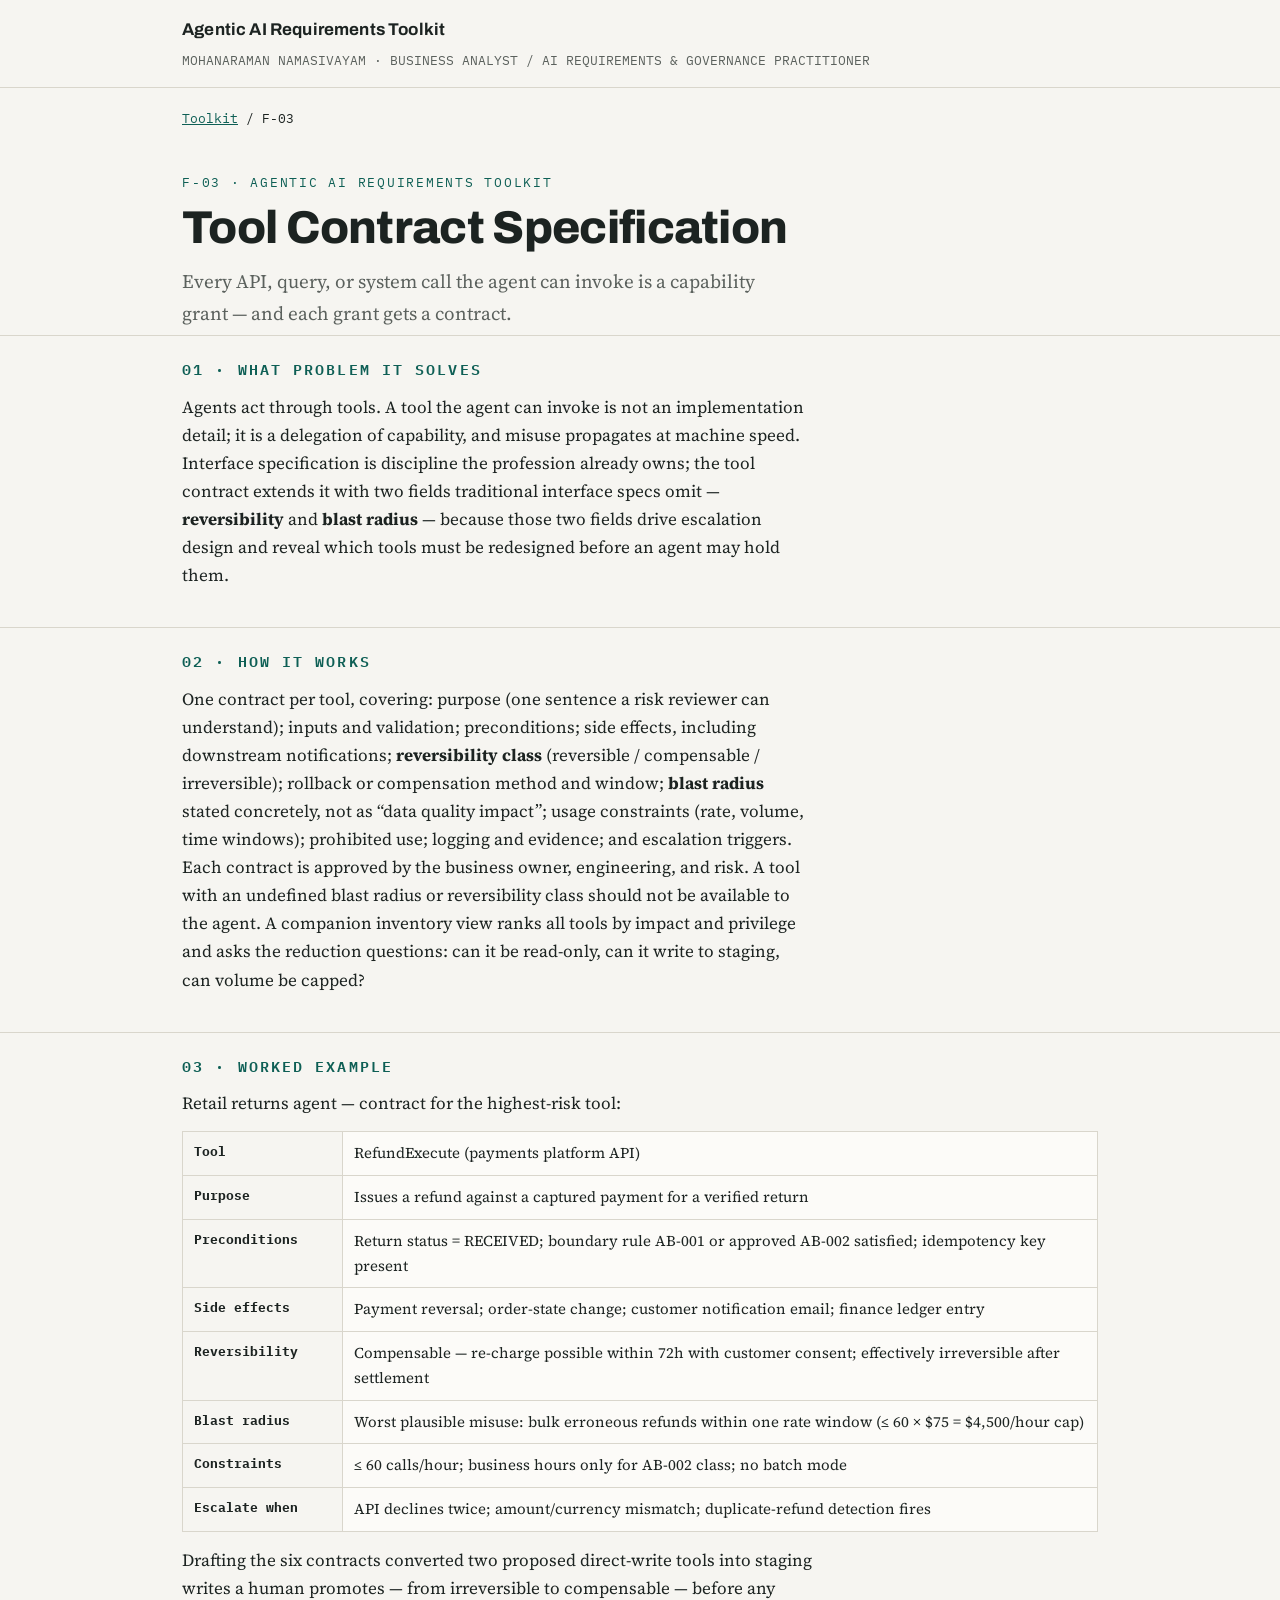
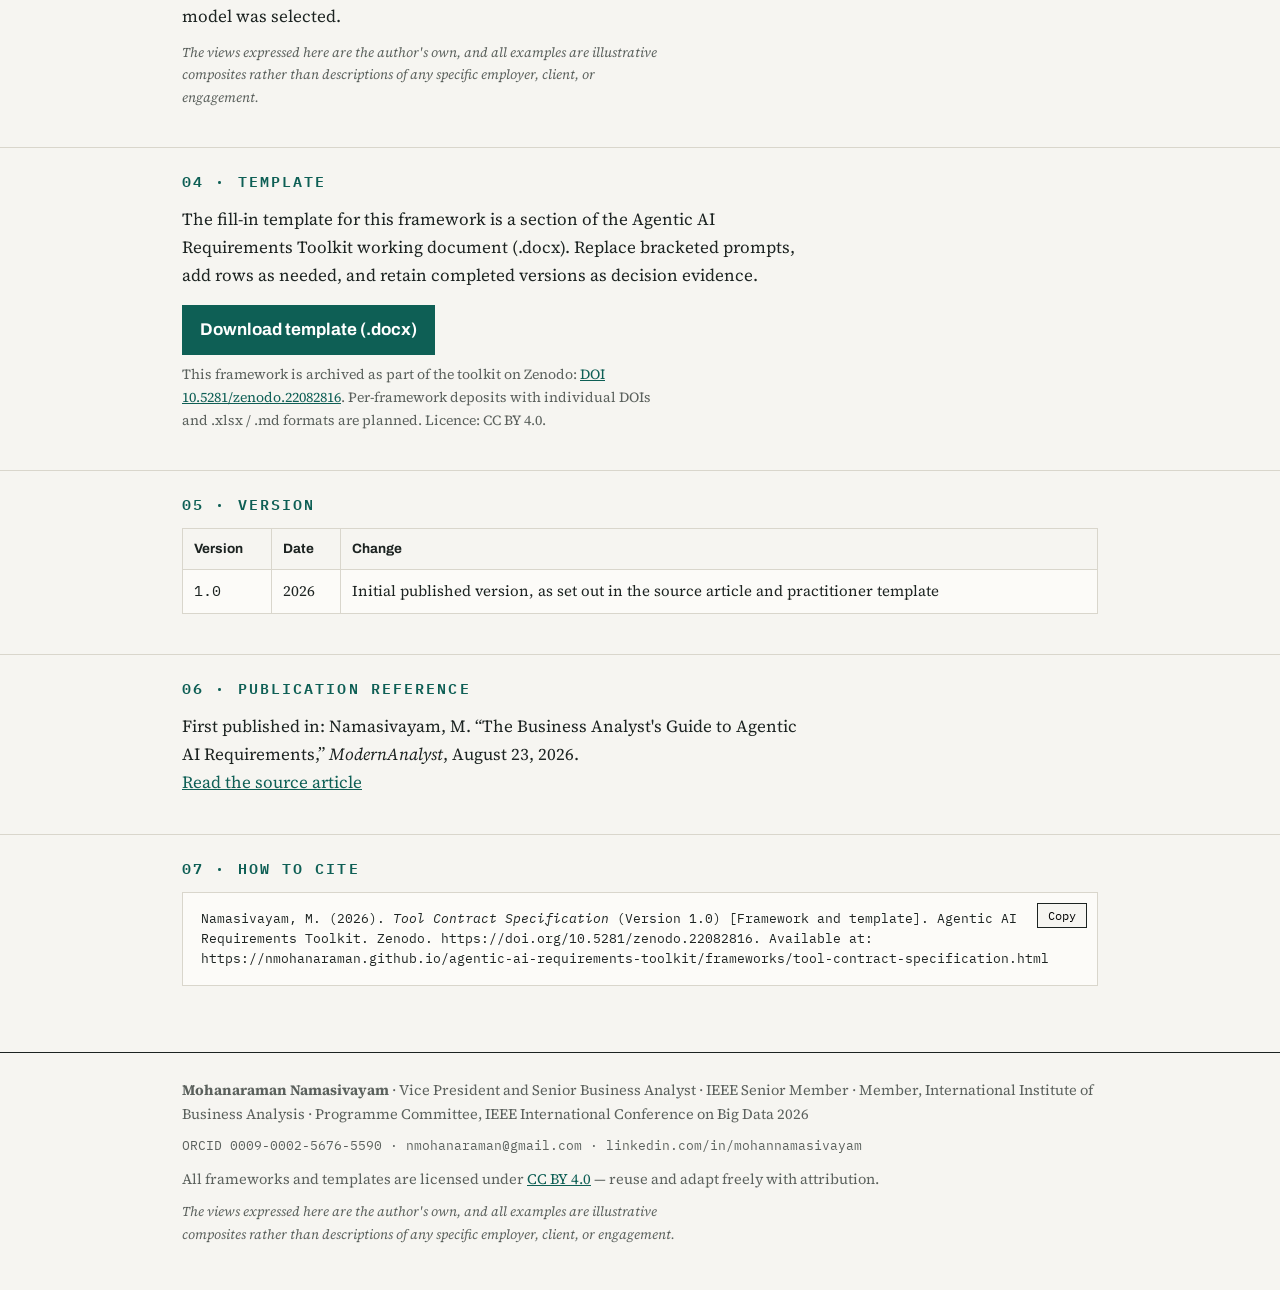
<file: frameworks/tool-contract-specification.html>
<!doctype html><html lang="en"><head><meta charset="utf-8">
<meta name="viewport" content="width=device-width,initial-scale=1">
<title>Tool Contract Specification — Agentic AI Requirements Toolkit</title>
<meta name="author" content="Mohanaraman Namasivayam">
<link rel="preconnect" href="https://fonts.googleapis.com"><link href="https://fonts.googleapis.com/css2?family=Archivo:wght@600;700;800&family=IBM+Plex+Mono:wght@400;600&family=Source+Serif+4:ital,wght@0,400;0,600;1,400&display=swap" rel="stylesheet"><link rel="stylesheet" href="../style.css"></head><body>
<header class="mast"><div class="wrap">
<a href="../index.html">Agentic AI Requirements Toolkit</a>
<span class="role">MOHANARAMAN NAMASIVAYAM &middot; BUSINESS ANALYST / AI REQUIREMENTS &amp; GOVERNANCE PRACTITIONER</span>
</div></header>

<div class="wrap crumbs"><a href="../index.html">Toolkit</a> / F-03</div>
<div class="fw-head"><div class="wrap">
<p class="eyebrow">F-03 &middot; Agentic AI Requirements Toolkit</p>
<h1>Tool Contract Specification</h1>
<p class="tag">Every API, query, or system call the agent can invoke is a capability grant &mdash; and each grant gets a contract.</p>
</div></div>

<div class="sec"><div class="wrap"><h2>01 &middot; What problem it solves</h2><p>Agents act through tools. A tool the agent can invoke is not an implementation detail; it is a delegation of capability, and misuse propagates at machine speed. Interface specification is discipline the profession already owns; the tool contract extends it with two fields traditional interface specs omit &mdash; <strong>reversibility</strong> and <strong>blast radius</strong> &mdash; because those two fields drive escalation design and reveal which tools must be redesigned before an agent may hold them.</p></div></div>
<div class="sec"><div class="wrap"><h2>02 &middot; How it works</h2><p>One contract per tool, covering: purpose (one sentence a risk reviewer can understand); inputs and validation; preconditions; side effects, including downstream notifications; <strong>reversibility class</strong> (reversible / compensable / irreversible); rollback or compensation method and window; <strong>blast radius</strong> stated concretely, not as &ldquo;data quality impact&rdquo;; usage constraints (rate, volume, time windows); prohibited use; logging and evidence; and escalation triggers. Each contract is approved by the business owner, engineering, and risk. A tool with an undefined blast radius or reversibility class should not be available to the agent. A companion inventory view ranks all tools by impact and privilege and asks the reduction questions: can it be read-only, can it write to staging, can volume be capped?</p></div></div>
<div class="sec"><div class="wrap"><h2>03 &middot; Worked example</h2><p>Retail returns agent &mdash; contract for the highest-risk tool:</p>
<table><tbody>
<tr><th>Tool</th><td>RefundExecute (payments platform API)</td></tr>
<tr><th>Purpose</th><td>Issues a refund against a captured payment for a verified return</td></tr>
<tr><th>Preconditions</th><td>Return status = RECEIVED; boundary rule AB-001 or approved AB-002 satisfied; idempotency key present</td></tr>
<tr><th>Side effects</th><td>Payment reversal; order-state change; customer notification email; finance ledger entry</td></tr>
<tr><th>Reversibility</th><td>Compensable &mdash; re-charge possible within 72h with customer consent; effectively irreversible after settlement</td></tr>
<tr><th>Blast radius</th><td>Worst plausible misuse: bulk erroneous refunds within one rate window (&le; 60 &times; $75 = $4,500/hour cap)</td></tr>
<tr><th>Constraints</th><td>&le; 60 calls/hour; business hours only for AB-002 class; no batch mode</td></tr>
<tr><th>Escalate when</th><td>API declines twice; amount/currency mismatch; duplicate-refund detection fires</td></tr>
</tbody></table>
<p>Drafting the six contracts converted two proposed direct-write tools into staging writes a human promotes &mdash; from irreversible to compensable &mdash; before any model was selected.</p>
<p class="disc">The views expressed here are the author's own, and all examples are illustrative composites rather than descriptions of any specific employer, client, or engagement.</p></div></div>

<div class="sec"><div class="wrap"><h2>04 &middot; Template</h2>
<p>The fill-in template for this framework is a section of the Agentic AI Requirements Toolkit working document
(.docx). Replace bracketed prompts, add rows as needed, and retain completed versions as decision evidence.</p>
<a class="dl" href="../templates/Agentic_AI_Requirements_Toolkit_Template.docx">Download template (.docx)</a>
<p class="note">This framework is archived as part of the toolkit on Zenodo: <a href="https://doi.org/10.5281/zenodo.22082816">DOI 10.5281/zenodo.22082816</a>. Per-framework deposits with individual DOIs and .xlsx / .md formats are planned. Licence: CC BY 4.0.</p></div></div>

<div class="sec"><div class="wrap"><h2>05 &middot; Version</h2>
<table><thead><tr><th>Version</th><th>Date</th><th>Change</th></tr></thead>
<tbody><tr><td class="mono">1.0</td><td>2026</td><td>Initial published version, as set out in the source article and practitioner template</td></tr></tbody></table>
</div></div>

<div class="sec"><div class="wrap"><h2>06 &middot; Publication reference</h2>
<p>First published in: Namasivayam, M. &ldquo;The Business Analyst's Guide to Agentic AI Requirements,&rdquo; <em>ModernAnalyst</em>, August 23, 2026.<br>
<a href="https://www.modernanalyst.com/Resources/Articles/tabid/115/ID/7213/The-Business-Analysts-Guide-to-Agentic-AI-Requirements.aspx">Read the source article</a></p></div></div>

<div class="sec"><div class="wrap"><h2>07 &middot; How to cite</h2>
<div class="citebox"><button type="button" data-copy>Copy</button>
<span class="ct">Namasivayam, M. (2026). <em>Tool Contract Specification</em> (Version 1.0) [Framework and template]. Agentic AI Requirements Toolkit. Zenodo. https://doi.org/10.5281/zenodo.22082816. Available at: https://nmohanaraman.github.io/agentic-ai-requirements-toolkit/frameworks/tool-contract-specification.html</span></div>
</div></div>

<footer><div class="wrap">
<p><strong>Mohanaraman Namasivayam</strong> &middot; Vice President and Senior Business Analyst &middot; IEEE Senior Member &middot; Member, International Institute of Business Analysis &middot; Programme Committee, IEEE International Conference on Big Data 2026</p>
<p class="mono" style="margin-top:8px">ORCID 0009-0002-5676-5590 &middot; nmohanaraman@gmail.com &middot; linkedin.com/in/mohannamasivayam</p>
<p style="margin-top:12px">All frameworks and templates are licensed under <a href="https://creativecommons.org/licenses/by/4.0/">CC BY 4.0</a> &mdash; reuse and adapt freely with attribution.</p>
<p class="disc" style="margin-top:10px">The views expressed here are the author's own, and all examples are illustrative composites rather than descriptions of any specific employer, client, or engagement.</p>
</div></footer>
<script>
document.querySelectorAll('[data-copy]').forEach(function(b){
 b.addEventListener('click',function(){
  navigator.clipboard.writeText(b.closest('.citebox').querySelector('.ct').innerText).then(function(){
   b.textContent='Copied';setTimeout(function(){b.textContent='Copy'},1600);});
 });});
</script><script data-goatcounter="https://nmohanaraman.goatcounter.com/count" async src="//gc.zgo.at/count.js"></script>
<script>
window.addEventListener('click',function(e){
 var a=e.target.closest&&e.target.closest('a');if(!a||!window.goatcounter||!window.goatcounter.count)return;
 var h=a.getAttribute('href')||'';
 if(h.indexOf('.docx')>-1){goatcounter.count({path:'download-'+h.split('/').pop(),title:'Template download',event:true});}
 else if(h.indexOf('doi.org')>-1){goatcounter.count({path:'doi-click',title:'DOI click',event:true});}
 else if(h.indexOf('modernanalyst.com')>-1){goatcounter.count({path:'article-modernanalyst',title:'Article click: ModernAnalyst',event:true});}
 else if(h.indexOf('batimes.com')>-1){goatcounter.count({path:'article-batimes',title:'Article click: BA Times',event:true});}
});
</script>
</body></html>
</file>
<file: style.css>
:root{--paper:#F6F5F1;--card:#FCFBF8;--ink:#1C2321;--mut:#5B615D;--line:#D9D6CC;
--teal:#0E5F55;--amber:#8A5E14;--red:#93392C;--tealbg:#E4EEEA;--amberbg:#F3EAD6;--redbg:#F2E2DD;}
*{box-sizing:border-box;margin:0}
html{scroll-behavior:smooth}
@media (prefers-reduced-motion:reduce){html{scroll-behavior:auto}}
body{background:var(--paper);color:var(--ink);font:400 17px/1.65 "Source Serif 4",Georgia,serif;}
a{color:var(--teal)}a:focus-visible,button:focus-visible{outline:3px solid var(--amber);outline-offset:2px}
.wrap{max-width:960px;margin:0 auto;padding:0 22px}
.mono{font-family:"IBM Plex Mono",ui-monospace,monospace}
header.mast{border-bottom:1px solid var(--line);padding:16px 0}
.mast .wrap{display:flex;justify-content:space-between;align-items:baseline;flex-wrap:wrap;gap:6px}
.mast a{color:var(--ink);text-decoration:none;font-family:Archivo,system-ui,sans-serif;font-weight:700;letter-spacing:.01em}
.mast .role{font-family:"IBM Plex Mono",monospace;font-size:12.5px;color:var(--mut)}
h1,h2,h3{font-family:Archivo,system-ui,sans-serif;line-height:1.12;letter-spacing:-.015em}
.hero{padding:56px 0 34px}
.hero h1{font-size:clamp(34px,6vw,58px);font-weight:800;max-width:17ch}
.hero p.sub{max-width:62ch;margin-top:16px;font-size:19px;color:var(--mut)}
.strip{display:grid;grid-template-columns:repeat(3,1fr);gap:0;border:1.5px solid var(--ink);margin:34px 0 8px}
.strip>div{padding:13px 15px;font-family:"IBM Plex Mono",monospace;font-size:12.5px;letter-spacing:.04em}
.strip .s1{background:var(--tealbg);color:var(--teal);border-right:1.5px solid var(--ink)}
.strip .s2{background:var(--amberbg);color:var(--amber);border-right:1.5px solid var(--ink)}
.strip .s3{background:var(--redbg);color:var(--red)}
.strip b{display:block;font-size:14px;margin-bottom:2px}
.capn{font-family:"IBM Plex Mono",monospace;font-size:12px;color:var(--mut)}
section{padding:34px 0}
.eyebrow{font-family:"IBM Plex Mono",monospace;font-size:12.5px;letter-spacing:.14em;text-transform:uppercase;color:var(--teal);margin-bottom:10px}
h2{font-size:26px;margin-bottom:6px}
.collnote{color:var(--mut);max-width:66ch;margin-bottom:18px}
.reg{border-top:1.5px solid var(--ink)}
.reg a.row{display:grid;grid-template-columns:64px 1fr auto;gap:14px;align-items:baseline;
padding:15px 4px;border-bottom:1px solid var(--line);text-decoration:none;color:var(--ink)}
.reg a.row:hover{background:var(--card)}
.reg .fid{font-family:"IBM Plex Mono",monospace;font-size:13px;color:var(--teal)}
.reg .fname{font-family:Archivo,system-ui,sans-serif;font-weight:700;font-size:18px}
.reg .ftag{display:block;font-family:"Source Serif 4",serif;font-weight:400;font-size:14.5px;color:var(--mut);margin-top:2px}
.reg .fver{font-family:"IBM Plex Mono",monospace;font-size:12px;color:var(--mut);white-space:nowrap}
.card{background:var(--card);border:1px solid var(--line);padding:22px 24px;margin-top:14px}
footer{border-top:1.5px solid var(--ink);margin-top:40px;padding:26px 0 44px;font-size:14.5px;color:var(--mut)}
footer .mono{font-size:12.5px}
/* framework pages */
.fw-head{padding:44px 0 6px}
.fw-head h1{font-size:clamp(30px,5vw,46px);font-weight:800}
.fw-head .tag{font-size:19px;color:var(--mut);max-width:62ch;margin-top:12px}
.sec{padding:26px 0;border-top:1px solid var(--line)}
.sec h2{font-size:15px;font-family:"IBM Plex Mono",monospace;font-weight:600;letter-spacing:.14em;text-transform:uppercase;color:var(--teal);margin-bottom:14px}
.sec p{max-width:70ch;margin-bottom:12px}
table{border-collapse:collapse;width:100%;margin:14px 0;font-size:15px;background:var(--card)}
th,td{border:1px solid var(--line);padding:9px 11px;text-align:left;vertical-align:top}
thead th{font-family:Archivo,system-ui,sans-serif;font-size:13.5px;background:var(--paper)}
tbody th{font-family:"IBM Plex Mono",monospace;font-size:12.5px;width:160px;background:var(--paper)}
td.may,th.may{background:var(--tealbg);color:var(--teal);font-weight:600}
td.ask,th.ask{background:var(--amberbg);color:var(--amber);font-weight:600}
td.nev,th.nev{background:var(--redbg);color:var(--red);font-weight:600}
.dl{display:inline-block;font-family:Archivo,system-ui,sans-serif;font-weight:700;background:var(--teal);color:#fff;
padding:11px 18px;text-decoration:none;margin:4px 0 8px}
.dl:hover{background:#0B4A42}
.note{font-size:14px;color:var(--mut)}
.citebox{background:var(--card);border:1px solid var(--line);padding:16px 18px;font-family:"IBM Plex Mono",monospace;font-size:13px;line-height:1.55;position:relative}
.citebox button{position:absolute;top:10px;right:10px;font-family:"IBM Plex Mono",monospace;font-size:12px;
background:var(--paper);border:1px solid var(--ink);padding:4px 10px;cursor:pointer}
.disc{font-size:13.5px;color:var(--mut);font-style:italic;max-width:75ch}
.crumbs{font-family:"IBM Plex Mono",monospace;font-size:12.5px;padding-top:20px}
@media(max-width:640px){.reg a.row{grid-template-columns:52px 1fr}.reg .fver{display:none}
.strip{grid-template-columns:1fr}.strip .s1,.strip .s2{border-right:0;border-bottom:1.5px solid var(--ink)}
tbody th{width:auto}}
</file>
